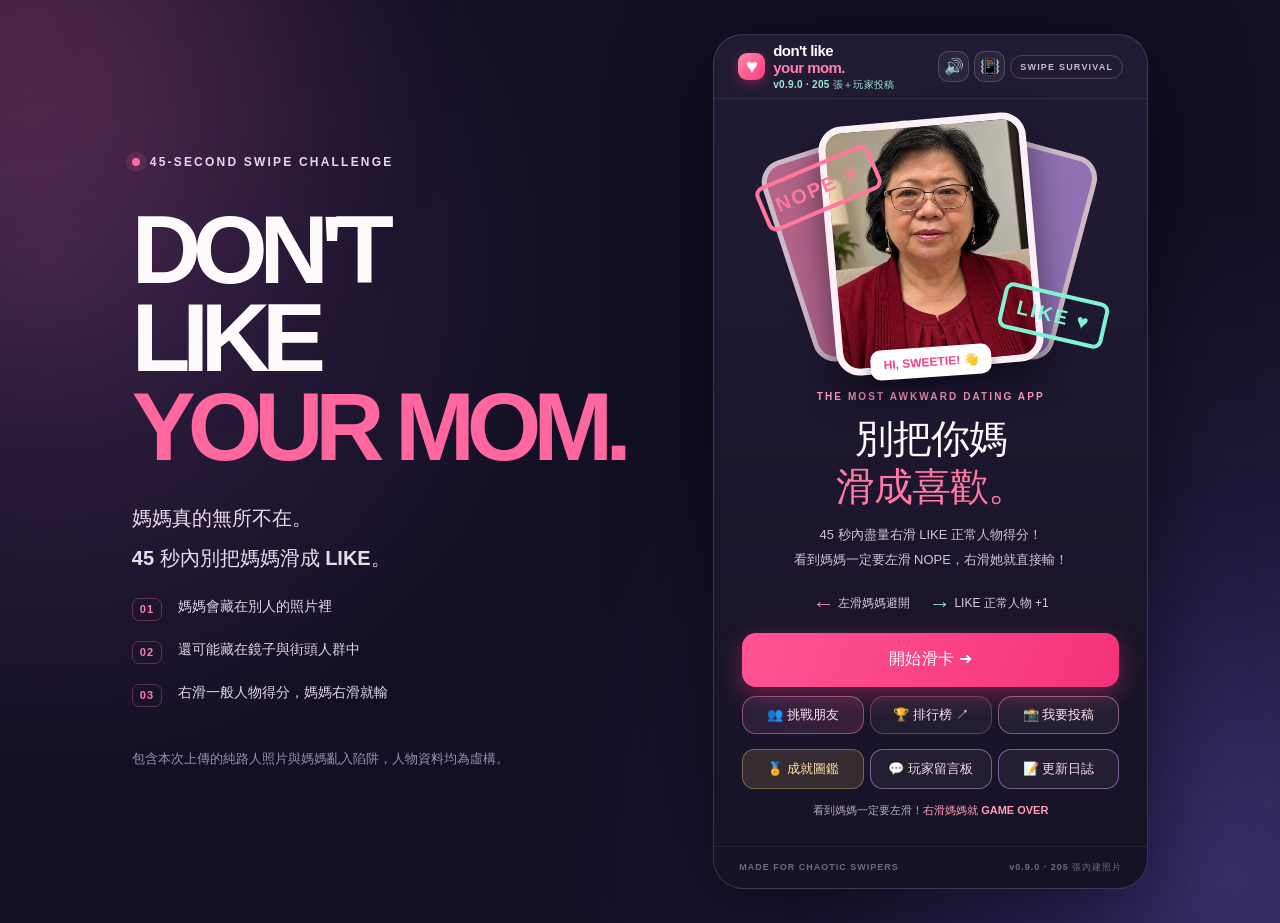
<file: index.html>
<!doctype html>
<html lang="zh-Hant">
<head>
  <meta charset="utf-8">
  <meta name="viewport" content="width=device-width, initial-scale=1, maximum-scale=1, user-scalable=no, viewport-fit=cover">
  <meta name="theme-color" content="#121024">
  <meta name="description" content="45 秒挑戰：左滑避開媽媽，右滑 LIKE 一般交友對象！">
  <meta name="apple-mobile-web-app-capable" content="yes">
  <meta name="apple-mobile-web-app-status-bar-style" content="black-translucent">
  <meta name="format-detection" content="telephone=no">
  <script>
    (function(){
      const root = document.documentElement;
      const ios = /iPhone|iPad|iPod/i.test(navigator.userAgent) ||
        (navigator.platform === 'MacIntel' && navigator.maxTouchPoints > 1);
      const installed = Boolean(navigator.standalone ||
        (window.matchMedia && window.matchMedia('(display-mode: standalone)').matches));
      if (ios && installed) root.classList.add('pwa-standalone');
      // Safari's 100dvh can exclude the entire home-indicator region and a
      // second bottom band in standalone mode. screen.height is the panel's
      // full height in CSS px (402×874 on the reference iPhone 18 Pro).
      function sizeApp(){
        if (window.innerWidth > 840) return;
        const visible = Math.round(window.visualViewport?.height || window.innerHeight);
        const layout = Math.round(window.innerHeight);
        const display = Math.round(window.screen?.height || layout);
        const keyboard = root.classList.contains('keyboard-open');
        // A 1206×2622 capture corresponds to 402×874 CSS px. Some WebKit
        // builds report a shorter value for BOTH vh and screen.height in PWAs.
        const iphoneProReference = ios && installed &&
          window.innerWidth >= 400 && window.innerWidth <= 404 &&
          window.innerHeight > 600 && window.innerWidth < window.innerHeight ? 874 : 0;
        const full = ios && installed && !keyboard ?
          Math.max(visible, layout, display, iphoneProReference) :
          (keyboard ? visible : Math.max(visible,layout));
        root.style.setProperty('--dlym-display-height', full+'px');
      }
      sizeApp();
      window.addEventListener('resize',sizeApp,{passive:true});
      window.addEventListener('orientationchange',sizeApp,{passive:true});
      window.visualViewport?.addEventListener('resize',sizeApp,{passive:true});
      window.addEventListener('focusin',()=>requestAnimationFrame(sizeApp));
      window.addEventListener('focusout',()=>requestAnimationFrame(sizeApp));
      document.addEventListener('visibilitychange',()=>{if(!document.hidden)sizeApp()});
    })();
  </script>
  <meta property="og:title" content="DON'T LIKE YOUR MOM 💔">
  <meta property="og:description" content="真人照片版：45 秒內 LIKE 最多人，千萬別滑到媽媽！">
  <!-- Social preview: absolute HTTPS image URL for Threads/Facebook/LINE crawlers. -->
  <meta property="og:type" content="website">
  <meta property="og:url" content="https://vmylife.github.io/Don-t-like-your-mom/">
  <meta property="og:image" content="https://vmylife.github.io/Don-t-like-your-mom/assets/og-share-preview.jpg">
  <meta property="og:image:secure_url" content="https://vmylife.github.io/Don-t-like-your-mom/assets/og-share-preview.jpg">
  <meta property="og:image:type" content="image/jpeg">
  <meta property="og:image:alt" content="DON'T LIKE YOUR MOM 遊戲分享圖片">
  <meta name="twitter:card" content="summary_large_image">
  <meta name="twitter:title" content="DON'T LIKE YOUR MOM 💔">
  <meta name="twitter:description" content="45 秒內 LIKE 最多人，千萬別滑到媽媽！">
  <meta name="twitter:image" content="https://vmylife.github.io/Don-t-like-your-mom/assets/og-share-preview.jpg">
  <link rel="canonical" href="https://vmylife.github.io/Don-t-like-your-mom/">
  <link rel="manifest" href="./manifest.webmanifest?v=mom-icon-v1">
  <link rel="icon" type="image/png" sizes="192x192" href="./assets/icon-192-mom-v1.png">
  <link rel="apple-touch-icon" sizes="180x180" href="./assets/apple-touch-icon-mom-v1.png">
  <link rel="stylesheet" href="./style.css?v=0.9.0">
  <title>DON'T LIKE YOUR MOM — 45 秒滑卡生存挑戰</title>
</head>
<body>
  <div class="ambient ambient-a" aria-hidden="true"></div>
  <div class="ambient ambient-b" aria-hidden="true"></div>
  <div class="desktop-layout">
    <aside class="desktop-intro">
      <div class="desktop-kicker"><span class="live-dot"></span> 45-SECOND SWIPE CHALLENGE</div>
      <h1>DON'T<br>LIKE<br><span>YOUR MOM.</span></h1>
      <p>媽媽真的無所不在。<br>45 秒內別把媽媽滑成 LIKE。</p>
      <div class="desktop-detail"><span>01</span> 媽媽會藏在別人的照片裡</div>
      <div class="desktop-detail"><span>02</span> 還可能藏在鏡子與街頭人群中</div>
      <div class="desktop-detail"><span>03</span> 右滑一般人物得分，媽媽右滑就輸</div>
      <small>包含本次上傳的純路人照片與媽媽亂入陷阱，人物資料均為虛構。</small>
    </aside>

    <main class="app" aria-label="Don't Like Your Mom 遊戲">
      <header class="app-header">
        <div class="app-brand"><span class="brand-heart">♥</span><span class="brand-label">don't like <strong>your mom.</strong><small id="gameVersionBadge" class="game-version-badge" aria-label="實際載入的遊戲版本">版本確認中…</small></span></div>
        <div class="header-controls">
          <button id="soundToggle" class="icon-toggle" type="button" aria-label="音效開關" aria-pressed="true">🔊</button>
          <button id="vibrationToggle" class="icon-toggle" type="button" aria-label="震動開關" aria-pressed="true">📳</button>
          <span class="header-pill">SWIPE SURVIVAL</span>
        </div>
      </header>

      <section id="welcomeScreen" class="screen screen-welcome" aria-labelledby="welcomeTitle">
        <div class="welcome-art" aria-hidden="true">
          <div class="welcome-decoration deco-one"></div>
          <div class="welcome-decoration deco-two"></div>
          <div class="welcome-portrait"><img src="./assets/profiles/mom_01.webp" alt=""></div>
          <span class="welcome-sticker sticker-no">NOPE ✕</span>
          <span class="welcome-sticker sticker-love">LIKE ♥</span>
          <div class="welcome-bubble">HI, SWEETIE! 👋</div>
        </div>
        <div class="welcome-copy">
          <div class="eyebrow">THE MOST AWKWARD DATING APP</div>
          <h2 id="welcomeTitle">別把你媽<br><em>滑成喜歡。</em></h2>
          <p>45 秒內盡量右滑 LIKE 正常人物得分！<br>看到媽媽一定要左滑 NOPE，右滑她就直接輸！</p>
        </div>
        <div class="rules-line"><span><b>←</b> 左滑媽媽避開</span><span><b>→</b> LIKE 正常人物 +1</span></div>
        <button id="startButton" class="primary-button" type="button">開始滑卡 <span aria-hidden="true">➜</span></button>
        <div class="welcome-extra-actions">
          <button id="friendChallengeButton" class="friend-challenge-button" type="button">👥 挑戰朋友</button>
          <button id="openLeaderboardWelcome" class="leaderboard-link" type="button">🏆 排行榜 ↗</button>
          <button id="openSubmitPhotos" class="community-submit-button" type="button">📸 我要投稿</button>
          <button id="openAchievementsWelcome" class="achievement-link" type="button">🏅 成就圖鑑</button>
          <a class="board-home-link" href="./board.html">💬 玩家留言板</a>
          <button id="openChangelog" class="welcome-changelog-button" type="button" aria-haspopup="dialog" aria-controls="changelogDialog">📝 更新日誌</button>
        </div>
        <div id="challengeInviteInfo" class="challenge-invite-info hidden" aria-live="polite"></div><div class="welcome-bottom">看到媽媽一定要左滑！<strong>右滑媽媽就 GAME OVER</strong></div>

      </section>

      <section id="duelLobbyScreen" class="screen screen-duel-lobby hidden" aria-label="雙人同步挑戰等候室">
        <div class="duel-hero">👥</div>
        <div class="eyebrow">LIVE FRIEND DUEL · 45 SECONDS</div>
        <h2 id="duelLobbyTitle">雙人同步挑戰</h2>
        <p class="duel-explainer">先分享邀請 → 兩人準備 → 同時倒數開局<br>照片順序完全相同，誰 LIKE 更多誰贏！</p>
        <label class="duel-name-label" for="duelPlayerName">你的暱稱</label>
        <input id="duelPlayerName" class="duel-name" type="text" maxlength="16" inputmode="text" placeholder="例如：不要滑到我媽" autocomplete="nickname" />
        <div class="duel-players" aria-live="polite"><div>👤 <span id="duelHostName">房主：等待建立…</span></div><div>👤 <span id="duelGuestName">好友：尚未加入</span></div></div>
        <div id="duelLobbyStatus" class="duel-status" role="status">準備建立房間…</div>
        <button id="duelCreateJoin" class="primary-button" type="button">建立房間</button>
        <button id="duelShareInvite" class="secondary-button hidden" type="button">🔗 分享邀請連結</button>
        <button id="duelReadyButton" class="primary-button hidden" type="button">✓ 我準備好了</button>
        <button id="duelLeaveButton" class="secondary-button" type="button">← 返回首頁</button>
      </section>

      <section id="gameScreen" class="screen screen-game hidden" aria-label="遊戲進行中">
        <div class="hud-top">
          <div class="hud-timer"><span class="tiny-label">TIME LEFT</span><div class="timer-value"><span id="timerValue">45.0</span><small>S</small></div></div>
          <div class="hud-score"><span class="tiny-label">LIKES</span><div class="score-value"><span id="scoreValue">0</span><span class="heart-small">♥</span></div></div>
          <div class="hud-best"><span class="tiny-label">BEST</span><div id="bestValue" class="best-value">0</div></div>
        </div>
        <div class="timer-track"><div id="timerFill" class="timer-fill"></div></div>
        <div class="stage-line"><div><span id="stagePill" class="stage-pill">LEVEL 1</span><strong id="stageName">一眼認出媽媽</strong></div><span id="comboChip" class="combo-chip" aria-live="polite"></span></div>
        <div id="cardArea" class="card-area" aria-label="交友卡片">
          <div class="stack-card stack-back" aria-hidden="true"></div>
          <div class="stack-card stack-mid" aria-hidden="true"></div>
          <article id="swipeCard" class="swipe-card" aria-label="當前交友卡片">
            <div class="profile-photo">
              <img id="profileImage" src="./assets/profiles/mom_01.webp" alt="交友照片">
              <span id="likeStamp" class="swipe-stamp like-stamp" aria-hidden="true">LIKE ♥</span>
              <span id="nopeStamp" class="swipe-stamp nope-stamp" aria-hidden="true">NOPE ✕</span>
              <div class="photo-gradient" aria-hidden="true"></div>
              <div class="profile-photo-label">✦ DISCOVER</div>
            </div>
            <div class="profile-details">
              <div class="identity-line"><h3 id="profileName">Jessie <span>26</span></h3><span class="verified" title="虛構個人資料">✦</span></div>
              <p id="profileBio">喜歡散步、咖啡與周末旅行。</p>
              <div class="distance-row">⌖ <span id="profileCity">台北</span> <span class="dot-separator">·</span> 正在尋找緣分</div>
            </div>
          </article>
        </div>
        <div class="actions">
          <button id="nopeButton" class="swipe-action nope-action" type="button" aria-label="左滑，不喜歡"><span>✕</span><small>NOPE</small></button>
          <div class="action-instruction">左右滑動卡片<br>或點擊按鈕</div>
          <button id="likeButton" class="swipe-action like-action" type="button" aria-label="右滑，喜歡"><span>♥</span><small>LIKE</small></button>
        </div>
        <p class="game-footnote">注意：照片任何角落有媽媽都不能 LIKE！</p>
      </section>

      <section id="resultScreen" class="screen screen-result hidden" aria-labelledby="resultTitle">
        <div id="resultEmoji" class="result-emoji" aria-hidden="true">💔</div>
        <div id="resultEyebrow" class="result-eyebrow">MOM ALERT</div>
        <h2 id="resultTitle" class="result-title">YOU LIKED<br>YOUR MOM.</h2>
        <p id="resultSubtitle" class="result-subtitle">BRO. THAT'S YOUR MOM.</p>
        <p id="momRoast" class="mom-roast hidden" aria-live="polite"></p>
        <div id="evidencePanel" class="evidence-panel hidden">
          <div class="evidence-heading">你剛剛右滑了這張…</div>
          <div class="evidence-photo"><img id="evidenceImage" src="./assets/profiles/mom_01.webp" alt="剛剛出錯的交友卡片"><div id="evidenceSpot" class="evidence-spot hidden" aria-hidden="true"></div></div>
          <div id="evidenceIdentity" class="evidence-identity"></div>
          <p id="evidenceReason" class="evidence-reason"></p>
        </div>
        <div class="result-stats">
          <div><small>LIKES</small><strong id="finalScore">0</strong></div>
          <div><small>TIME SURVIVED</small><strong id="finalTime">0.0s</strong></div>
          <div><small>HIDDEN MOMS</small><strong id="finalAvoided">0</strong></div>
        </div>
        <button id="achievementRoundNotice" class="achievement-award hidden" type="button" aria-live="polite"></button>
        <div id="recordMessage" class="record-message hidden">★ NEW PERSONAL BEST ★</div>
        <section id="scoreSubmitArea" class="score-submit hidden" aria-label="送出全球排行戰績">
          <label for="leaderboardNickname">🏆 全球排行榜暱稱</label>
          <div class="submit-row">
            <input id="leaderboardNickname" type="text" maxlength="16" placeholder="輸入 2～16 字暱稱" autocomplete="nickname" aria-label="排行榜暱稱">
            <button id="submitScoreBtn" type="button">送出</button>
          </div>
          <p id="scoreSubmitStatus" class="score-submit-status" aria-live="polite"></p>
        </section>
        <div class="result-actions">
          <div class="result-action-row">
            <button id="retryButton" class="primary-button" type="button">再來一局 <span aria-hidden="true">↻</span></button>
            <button id="homeButton" class="secondary-button home-button" type="button">⌂ 回首頁</button>
          </div>
          <div class="result-action-row result-action-secondary">
            <button id="shareButton" class="secondary-button" type="button">分享戰績 ↗</button>
            <button id="openLeaderboardResult" class="leaderboard-link" type="button">🏆 全球排行榜 ↗</button>
          </div>
        </div>
        <p id="resultNotice" class="result-notice">只有 45 秒，看看下一局能 LIKE 幾個人。</p>
        <div id="duelResultStatus" class="duel-result-status hidden" aria-live="polite"></div>
        <button id="duelResultRefresh" class="duel-refresh hidden" type="button">↻ 同步對手結果</button>
      </section>
      <section id="achievementsScreen" class="screen screen-achievements hidden" aria-label="認媽成就圖鑑">
        <div class="ach-kicker">🏅 DON'T LIKE YOUR MOM</div>
        <h2>認媽成就圖鑑</h2>
        <p class="ach-intro">滑得快還不夠，認得出媽媽才是真本事！</p>
        <div class="ach-progress-head"><strong id="achievementCount">0 / 49</strong><span>成就完成度</span></div>
        <div class="ach-progress-track"><span id="achievementProgress"></span></div>
        <p id="achievementNext" class="ach-next"></p>
        <div id="achievementFilters" class="ach-filters" role="group" aria-label="成就類別"></div>
        <div id="achievementList" class="ach-list" aria-label="成就獎章"></div>
        <p class="ach-local-note">🔒 不需要 Email。進度只存在這個瀏覽器；換手機或清除網站資料可能遺失。舊版歷史累積次數無法補算，但保留原本的個人最高 LIKE。</p>
        <button id="closeAchievements" class="secondary-button ach-back" type="button">← 返回遊戲</button>
      </section>
      <section id="leaderboardScreen" class="screen screen-leaderboard hidden" aria-label="全球排行榜">
        <div class="board-kicker">🏆 DON'T LIKE YOUR MOM</div>
        <h2>全球排行榜</h2>
        <p class="board-intro">活過完整 45 秒才能上榜。右滑媽媽直接失敗！</p>
        <div class="board-tabs" role="group" aria-label="排行榜期間">
          <button id="boardTodayBtn" type="button" aria-pressed="true">📅 每日</button>
          <button id="boardAllBtn" type="button" aria-pressed="false">🌍 歷史排行</button>
          <button id="boardChampionsBtn" type="button" aria-pressed="false">🏅 歷日冠</button>
          <button id="refreshLeaderboard" class="board-refresh" type="button" aria-label="重新整理排行榜">↻</button>
        </div>
        <p id="leaderboardStatus" class="board-status" aria-live="polite">載入中…</p>
        <div id="boardProvisional" class="board-provisional hidden" aria-live="polite"></div>
        <ol id="leaderboardRows" class="board-list" aria-label="排行榜成績"></ol>
        <button id="boardLoadMore" class="board-load-more hidden" type="button">載入更早的日冠 ↓</button>
        <p id="boardFootnote" class="board-footnote">前 100 名單局成績 · 今日榜以台灣時間計算<br>未設定雲端前不會顯示假排行榜</p>
        <button id="closeLeaderboard" class="secondary-button board-back" type="button">← 返回遊戲</button>
      </section>
      <footer class="app-footer"><span>MADE FOR CHAOTIC SWIPERS</span><span>v0.9.0 · 205 張內建照片</span></footer>
    </main>
  </div>

  <!-- Independent modal: the game remains on the welcome screen when viewing patch notes. -->
  <dialog id="changelogDialog" class="changelog-dialog" aria-labelledby="changelogTitle" aria-describedby="changelogDescription">
    <div class="changelog-modal-head">
      <div>
        <div class="changelog-eyebrow">DON'T LIKE YOUR MOM · PATCH NOTES</div>
        <h2 id="changelogTitle">📋 更新日誌</h2>
        <p id="changelogDescription">版本更新內容 · 日期以台灣時間顯示</p>
      </div>
      <button id="closeChangelog" type="button" class="changelog-close" aria-label="關閉更新日誌">✕</button>
    </div>
    <div id="changelogEntries" class="changelog-entries" aria-live="off"></div>
    <div class="changelog-modal-foot">更多新版本會陸續記錄在這裡。</div>
  </dialog>

  <script src="./leaderboard-config.js?v=0.5.0"></script>
  <script src="./feedback.js?v=0.5.0"></script>
  <script src="./leaderboard.js?v=0.7.4"></script>
  <script src="./art-data.js?v=0.8.7"></script>
  <script src="./deck-engine.js?v=0.5.7"></script>
  <script src="./community-api.js?v=0.7.2"></script>
  <script src="./community-feed.js?v=0.7.2"></script>
  <script src="./photo-preload.js?v=0.7.3"></script>
  <script src="./live-duel.js?v=0.6.1"></script>
  <script src="./achievements.js?v=0.8.0"></script>
  <script src="./game-metrics.js?v=0.8.4"></script>
  <script src="./script.js?v=0.9.0"></script>
  <script src="./changelog.js?v=0.9.0"></script>
</body>
</html>
</file>
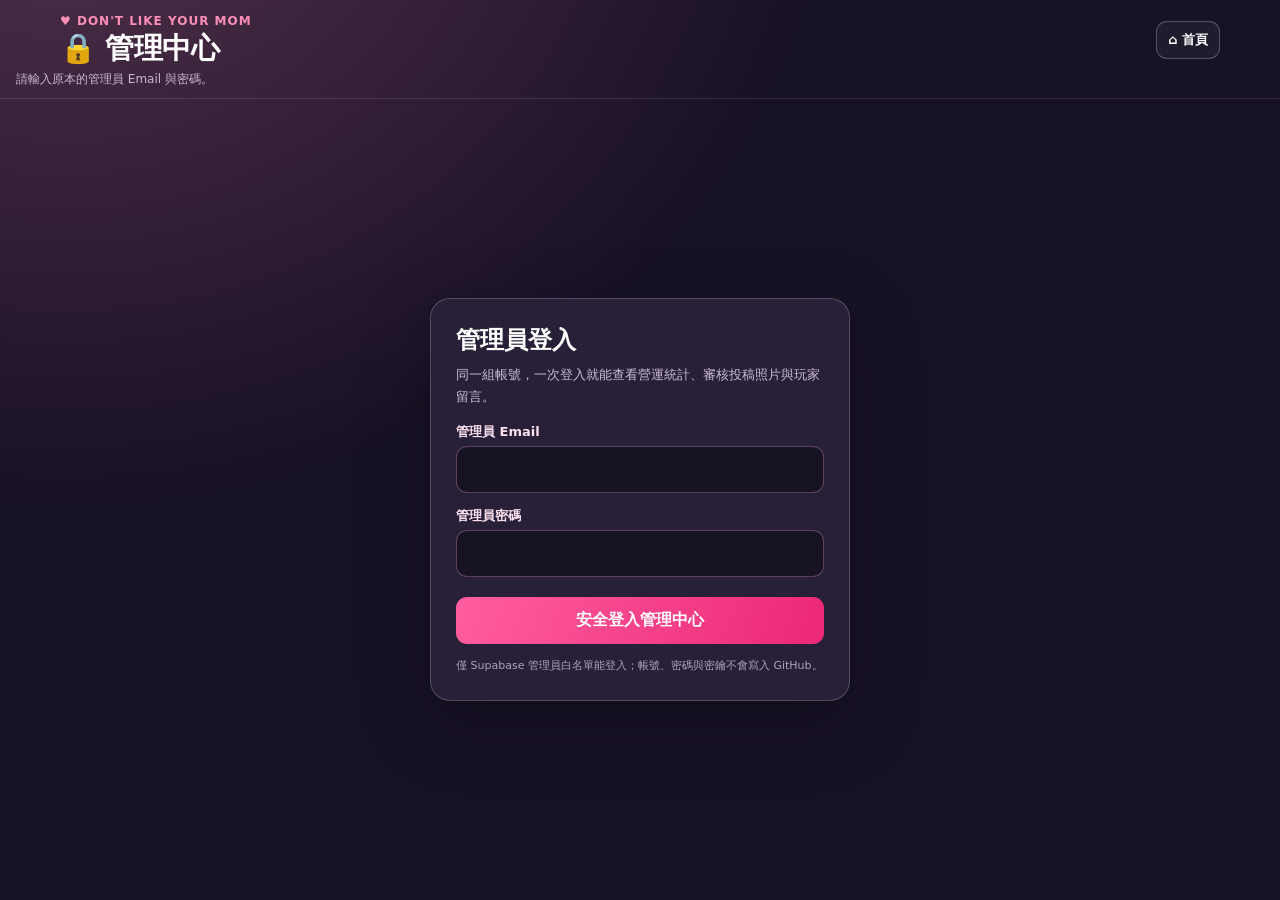
<file: admin.html>
<!doctype html>
<html lang="zh-Hant">
<head>
<meta charset="utf-8">
<meta name="viewport" content="width=device-width,initial-scale=1,viewport-fit=cover">
<meta name="theme-color" content="#171125">
<meta name="robots" content="noindex,nofollow,noarchive">
<title>管理中心｜DON'T LIKE YOUR MOM</title>
<style>
:root{color-scheme:dark;font-family:-apple-system,BlinkMacSystemFont,"Noto Sans TC",system-ui,sans-serif;background:#171125;color:#fff;--pink:#fb579a;--muted:#cbbbd6}
*{box-sizing:border-box}
html,body{width:100%;height:100%;margin:0;overscroll-behavior:none}
body{background:radial-gradient(ellipse at 5% -20%,#57324e 0%,transparent 45%),#171125}
button,input{font:inherit}
button{cursor:pointer}
button:disabled{opacity:.55;cursor:wait}
[hidden]{display:none!important}
.hub{height:100dvh;min-height:0;display:flex;flex-direction:column;padding-top:env(safe-area-inset-top);padding-bottom:env(safe-area-inset-bottom)}
.header{padding:14px max(16px,env(safe-area-inset-right)) 10px max(16px,env(safe-area-inset-left));border-bottom:1px solid #ffffff1b;flex:0 0 auto}
.header-row{display:flex;align-items:center;justify-content:space-between;gap:10px;max-width:1160px;margin:auto}
.brand{font-size:12px;font-weight:900;letter-spacing:1px;color:#fb8eb6;margin-bottom:3px}
.brand-title{font-size:clamp(20px,4.5vw,29px);line-height:1.2;font-weight:900;letter-spacing:-.5px;margin:0}
.header-actions{display:flex;align-items:center;gap:8px}
.home-link,.logout,.refresh{display:inline-flex;align-items:center;justify-content:center;gap:4px;white-space:nowrap;text-decoration:none;border:1px solid #ffffff3e;color:#fff;background:#ffffff0b;border-radius:11px;font-size:13px;font-weight:800;min-height:38px;padding:8px 11px}
.logout{border-color:#ff8fb077}
.status{color:#c9b9d2;font-size:12px;line-height:1.45;min-height:1.2em;margin:5px 0 0}
.status.error{color:#ff9fae}.status.success{color:#a6f2d4}
.login-wrap{flex:1;min-height:0;overflow:auto;display:grid;place-items:center;padding:24px 16px}
.login-card{width:min(100%,420px);background:#282039;border:1px solid #ffffff32;border-radius:20px;padding:25px;box-shadow:0 22px 70px #0004}
.login-card h2{margin:0 0 8px;font-size:24px}.login-card p{font-size:13px;line-height:1.65;color:#cbbbd6;margin:0 0 16px}
.field{display:block;margin:14px 0 5px;color:#fce1ee;font-size:13px;font-weight:800}
.login-card input{width:100%;padding:13px 12px;background:#181323;color:#fff;border:1px solid #a273957e;border-radius:11px;font-size:16px;outline:none}
.login-card input:focus{border-color:#ff8fb5;box-shadow:0 0 0 3px #f94f9728}
.login-button{width:100%;border:0;border-radius:11px;background:linear-gradient(110deg,#ff5e9e,#ec2777);color:#fff;font-weight:900;min-height:47px;margin-top:20px}
.note{font-size:11px!important;margin:13px 0 0!important;color:#afa0bb!important}
.tabs{display:flex;gap:8px;padding:10px 16px;max-width:1160px;width:100%;margin:auto;flex:0 0 auto}
.tab{min-width:0;flex:1;display:flex;align-items:center;justify-content:center;gap:5px;padding:12px 7px;min-height:45px;border-radius:12px;border:1px solid #ffffff2b;background:#ffffff0a;color:#d7c5df;font-size:14px;font-weight:850}
.tab[aria-selected=true]{border-color:#ff89b6;background:#8e355f7d;color:#fff;box-shadow:inset 0 0 0 1px #ff80b624}
.workspace{flex:1;min-height:0;display:flex;flex-direction:column}
.frame-area{flex:1;min-height:0;position:relative;border-top:1px solid #ffffff14;background:#191326}
.frame{display:block;position:absolute;inset:0;width:100%;height:100%;border:0;background:transparent}
.loading{position:absolute;inset:0;display:grid;place-items:center;color:#cbbbd6;font-size:14px;pointer-events:none}
@media(max-width:480px){.header{padding-top:10px;padding-bottom:8px}.brand-title{font-size:21px}.home-link,.logout,.refresh{padding:8px;font-size:12px}.tabs{gap:6px;padding:8px 9px}.tab{font-size:12px;padding:10px 3px;min-height:43px}.login-card{padding:19px}}
</style>
</head>
<body>
<div class="hub">
<header class="header"><div class="header-row">
  <div><div class="brand">♥ DON'T LIKE YOUR MOM</div><h1 class="brand-title">🔒 管理中心</h1></div>
  <div class="header-actions"><a class="home-link" href="./" title="回遊戲首頁">⌂ 首頁</a><button id="hubRefresh" type="button" class="refresh" hidden>↻ 更新</button><button id="hubLogout" type="button" class="logout" hidden>登出</button></div>
</div><p id="hubStatus" class="status" role="status" aria-live="polite">正在檢查登入狀態…</p></header>
<div id="hubLoginWrap" class="login-wrap" hidden>
  <form id="hubLogin" class="login-card">
    <h2>管理員登入</h2><p>同一組帳號，一次登入就能查看營運統計、審核投稿照片與玩家留言。</p>
    <label class="field" for="hubEmail">管理員 Email</label><input id="hubEmail" type="email" autocomplete="username" required>
    <label class="field" for="hubPassword">管理員密碼</label><input id="hubPassword" type="password" autocomplete="current-password" required>
    <button id="hubLoginButton" class="login-button" type="submit">安全登入管理中心</button>
    <p class="note">僅 Supabase 管理員白名單能登入；帳號、密碼與密鑰不會寫入 GitHub。</p>
  </form>
</div>
<div id="hubWorkspace" class="workspace" hidden>
  <div class="tabs" role="tablist" aria-label="管理功能">
    <button class="tab" type="button" data-tab="analytics" role="tab" aria-selected="true" aria-controls="panelAnalytics">📊 營運統計</button>
    <button class="tab" type="button" data-tab="photos" role="tab" aria-selected="false" aria-controls="panelPhotos">📸 照片審核</button>
    <button class="tab" type="button" data-tab="messages" role="tab" aria-selected="false" aria-controls="panelMessages">💬 留言審核</button>
  </div>
  <div class="frame-area">
    <section id="panelAnalytics" role="tabpanel" aria-label="營運統計" class="frame-panel" data-panel="analytics"><div class="loading">正在載入營運統計…</div></section>
    <section id="panelPhotos" role="tabpanel" aria-label="照片審核" class="frame-panel" data-panel="photos" hidden><div class="loading">正在載入照片審核…</div></section>
    <section id="panelMessages" role="tabpanel" aria-label="留言審核" class="frame-panel" data-panel="messages" hidden><div class="loading">正在載入留言審核…</div></section>
  </div>
</div>
</div>
<script src="./leaderboard-config.js?v=0.5.0"></script>
<script src="./community-api.js?v=0.7.3"></script>
<script>
(()=>{
'use strict';
const API=window.DLYMCommunityAPI, $=id=>document.getElementById(id);
const paths={analytics:'./analytics.html?v=0.9.0',photos:'./photo-admin.html?v=0.9.0',messages:'./board-admin.html?v=0.9.0'};
const titles={analytics:'遊戲營運統計',photos:'投稿照片審核',messages:'玩家留言審核'};
const frames=new Map();let active='analytics', logged=false,busy=false;
const tabs=[...document.querySelectorAll('[data-tab]')];
function message(value,type=''){const target=$('hubStatus');target.textContent=value;target.className='status '+type;}
function show(isLogged){logged=isLogged;$('hubLoginWrap').hidden=isLogged;$('hubWorkspace').hidden=!isLogged;$('hubLogout').hidden=!isLogged;$('hubRefresh').hidden=!isLogged;}
function selectedHash(){const name=location.hash.slice(1);return Object.hasOwn(paths,name)?name:'analytics';}
const frameCss=`html,body{background:#191326!important;min-height:0!important} .community-shell{max-width:1100px!important;padding:10px 13px 48px!important} .community-shell>.mini-brand,.community-shell>h1,.community-shell>.lead,.community-shell>.tiny-note,.community-shell>.back-link,.analytics-nav,.board-topbar,#communityAdminLogin,#analyticsLogin,#boardAdminLogin,#adminLogout,#analyticsLogout,#boardAdminLogout,.admin-actions>a{display:none!important} .community-shell h2{margin-top:13px} .admin-actions{flex-wrap:wrap} @media(max-width:430px){.community-shell{padding:7px 10px 40px!important}}`;
function customize(frame){
 try{
  const doc=frame.contentDocument;
  if(!doc||doc.getElementById('dlym-hub-style'))return;
  const style=doc.createElement('style');style.id='dlym-hub-style';style.textContent=frameCss;doc.head.appendChild(style);
 }catch(err){message('已載入後台，但無法精簡內頁樣式：'+String(err.message||err));}
}
function createFrame(name){
 if(frames.has(name))return frames.get(name);
 const panel=document.querySelector(`[data-panel="${name}"]`);
 const frame=document.createElement('iframe');frame.className='frame';frame.title=titles[name];frame.referrerPolicy='same-origin';frame.setAttribute('aria-label',titles[name]);
 frame.addEventListener('load',()=>{customize(frame);const loading=panel.querySelector('.loading');if(loading)loading.hidden=true;});
 panel.appendChild(frame);frames.set(name,frame);frame.src=paths[name];return frame;
}
async function verified(){await API.authFor('admin');if(await API.rpc('dlym_is_photo_admin',{},'admin')!==true)throw new Error('沒有管理員權限');}
async function openTab(name,updateHash=true){
 if(!logged)return;
 if(!Object.hasOwn(paths,name))name='analytics';
 try{await verified();}catch(err){API.logoutAdmin();for(const f of frames.values()){f.src='about:blank';f.remove();}frames.clear();show(false);message('登入已過期，請重新登入。','error');return;}
 active=name;
 tabs.forEach(t=>{const isCurrent=t.dataset.tab===name;t.setAttribute('aria-selected',String(isCurrent));t.tabIndex=isCurrent?0:-1;});
 document.querySelectorAll('[data-panel]').forEach(p=>p.hidden=p.dataset.panel!==name);
 createFrame(name);
 if(updateHash&&location.hash!=='#'+name)history.replaceState(null,'','#'+name);
 message('管理員已登入 · '+titles[name],'success');
}
$('hubLogin').addEventListener('submit',async event=>{
 event.preventDefault();if(busy)return;busy=true;
 const btn=$('hubLoginButton');btn.disabled=true;
 try{message('正在驗證管理員…');await API.adminLogin($('hubEmail').value.trim(),$('hubPassword').value);$('hubPassword').value='';show(true);await openTab(selectedHash());}
 catch(err){show(false);message('登入失敗：'+String(err.message||err),'error');}
 finally{busy=false;btn.disabled=false;}
});
$('hubLogout').addEventListener('click',()=>{API.logoutAdmin();frames.forEach(f=>{f.src='about:blank';f.remove();});frames.clear();document.querySelectorAll('.loading').forEach(el=>el.hidden=false);show(false);$('hubPassword').value='';message('已安全登出。');});
$('hubRefresh').addEventListener('click',async()=>{if(!logged)return;try{await verified();const f=frames.get(active);if(f){const p=document.querySelector(`[data-panel="${active}"]`);p.querySelector('.loading').hidden=false;f.contentWindow.location.reload();}message('正在更新'+titles[active]+'…');}catch{API.logoutAdmin();show(false);message('登入已過期，請重新登入。','error');}});
tabs.forEach(tab=>tab.addEventListener('click',()=>openTab(tab.dataset.tab)));
window.addEventListener('hashchange',()=>{if(logged)openTab(selectedHash(),false);});
(async()=>{
 if(!API?.configured){show(false);message('Supabase 尚未設定，請檢查 leaderboard-config.js。','error');return;}
 try{await verified();show(true);await openTab(selectedHash(),false);}catch{show(false);message('請輸入原本的管理員 Email 與密碼。');}
})();
})();
</script>
</body>
</html>
</file>
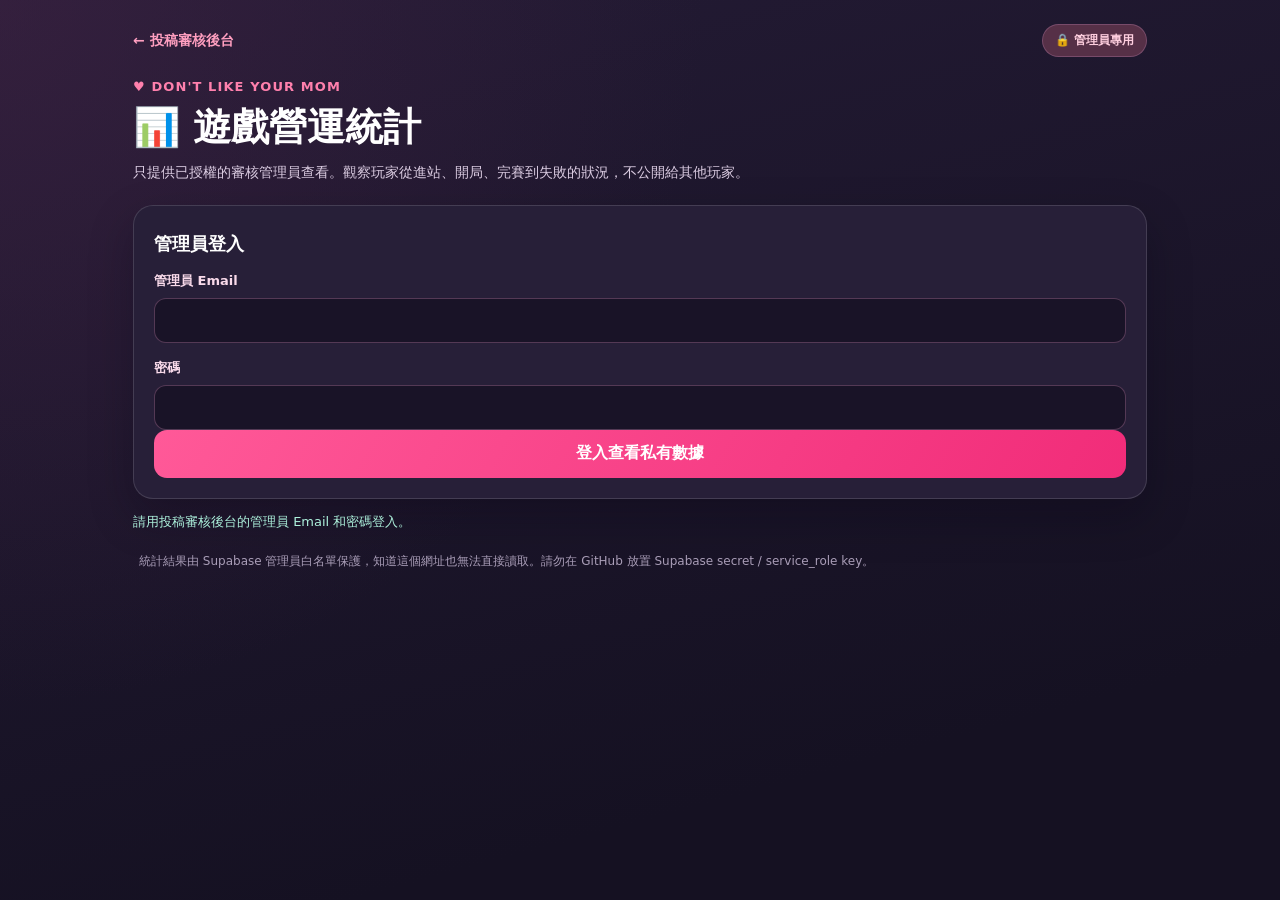
<file: analytics.html>
<!doctype html>
<html lang="zh-Hant">
<head>
  <meta charset="utf-8">
  <meta name="viewport" content="width=device-width, initial-scale=1, viewport-fit=cover">
  <meta name="robots" content="noindex,nofollow,noarchive">
  <meta name="theme-color" content="#171125">
  <title>私人營運統計｜DON'T LIKE YOUR MOM</title>
  <link rel="stylesheet" href="./community.css?v=0.7.4">
  <link rel="stylesheet" href="./analytics.css?v=0.8.4">
</head>
<body class="community-page">
<main class="community-shell analytics-shell">
  <nav class="analytics-nav"><a class="back-link" href="./admin.html">← 投稿審核後台</a><span class="private-pill">🔒 管理員專用</span></nav>
  <div class="mini-brand">♥ DON'T LIKE YOUR MOM</div>
  <h1>📊 遊戲營運統計</h1>
  <p class="lead">只提供已授權的審核管理員查看。觀察玩家從進站、開局、完賽到失敗的狀況，不公開給其他玩家。</p>

  <form id="analyticsLogin" class="community-panel" autocomplete="on">
    <h2>管理員登入</h2>
    <label class="field-label" for="analyticsEmail">管理員 Email</label>
    <input type="email" id="analyticsEmail" required autocomplete="username">
    <label class="field-label" for="analyticsPassword">密碼</label>
    <input type="password" id="analyticsPassword" required autocomplete="current-password">
    <button type="submit" id="analyticsLoginBtn" class="pink-button">登入查看私有數據</button>
  </form>

  <div id="analyticsWorkspace" hidden>
    <div class="analytics-controls">
      <div class="range-options" role="group" aria-label="統計區間">
        <button type="button" data-days="7">7 天</button>
        <button type="button" data-days="14" class="chosen">14 天</button>
        <button type="button" data-days="30">30 天</button>
      </div>
      <button id="analyticsRefresh" class="secondary-button" type="button">↻ 更新</button>
      <button id="analyticsLogout" class="secondary-button" type="button">登出</button>
    </div>
    <p class="analytics-asof" id="analyticsAsOf"></p>
    <div id="analyticsCards" class="analytics-cards" aria-label="營運指標"></div>

    <section class="analytics-panel" aria-labelledby="trendHeading">
      <h2 id="trendHeading">📈 每日玩家動向</h2>
      <p class="chart-note">長條表示開局數，粉紅代表成功完賽，橘色代表誤滑媽媽。圖表與明細以台灣時間計算。</p>
      <div class="analytics-legend"><span><i class="legend-start"></i>開局</span><span><i class="legend-win"></i>完賽</span><span><i class="legend-mom"></i>誤滑媽媽</span></div>
      <div class="trend-scroll"><div id="analyticsTrend" class="trend-chart" role="img" aria-label="每日遊戲開局與結果比較圖"></div></div>
    </section>

    <section class="analytics-panel" aria-labelledby="dailyHeading">
      <h2 id="dailyHeading">📆 每日明細</h2>
      <div class="analytics-table-scroll">
        <table class="analytics-table">
          <thead><tr><th>日期</th><th>進站訪次</th><th>開局</th><th>完賽</th><th>誤滑媽</th><th>完賽率</th><th>成功送榜</th><th>最高 LIKE</th></tr></thead>
          <tbody id="analyticsDailyRows"></tbody>
        </table>
      </div>
    </section>

    <section class="analytics-panel" aria-label="數據說明">
      <h2>ℹ️ 數據說明</h2>
      <p>開局、成功完賽、誤滑媽媽從本次統計功能啟用後才開始記錄；以前的遊玩不能回補。歷史送榜則沿用現有排行榜資料。</p>
      <p>「進站訪次」按瀏覽器分頁工作階段估算，並不是精準的真人數；重開分頁可能重複計算。完賽率＝完賽局數 ÷ 開局數，進行中、斷線或關閉網頁的局可能導致差額。</p>
      <p>不需玩家註冊。統計資料表不存姓名、Email、IP、定位或照片，只存隨機工作階段與遊戲事件。匿名事件仍可能受網路中斷、重複或惡意模擬影響。</p>
    </section>
  </div>
  <p id="analyticsStatus" class="status-box" role="status" aria-live="polite">正在檢查管理員登入狀態…</p>
  <p class="tiny-note">統計結果由 Supabase 管理員白名單保護，知道這個網址也無法直接讀取。請勿在 GitHub 放置 Supabase secret / service_role key。</p>
</main>
<script src="./leaderboard-config.js?v=0.5.0"></script>
<script src="./community-api.js?v=0.7.3"></script>
<script src="./analytics-ui.js?v=0.8.4"></script>
</body>
</html>
</file>
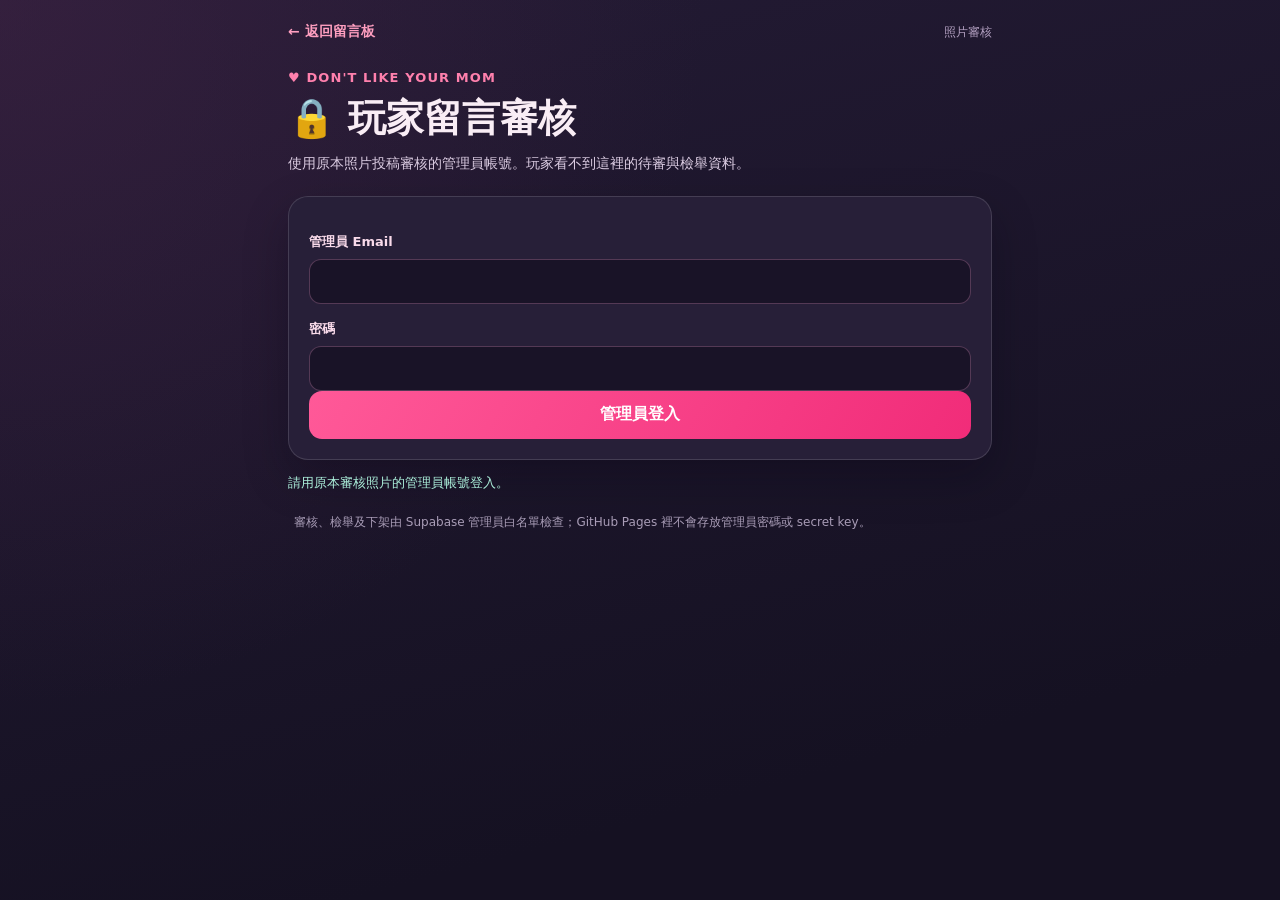
<file: board-admin.html>
<!doctype html>
<html lang="zh-Hant">
<head>
  <meta charset="utf-8">
  <meta name="viewport" content="width=device-width, initial-scale=1, viewport-fit=cover">
  <meta name="theme-color" content="#21172f">
  <meta name="robots" content="noindex,nofollow">
  <title>留言審核後台｜DON'T LIKE YOUR MOM</title>
  <link rel="stylesheet" href="./community.css?v=0.7.4">
  <link rel="stylesheet" href="./board.css?v=0.8.8">
</head>
<body class="community-page message-board-page">
 <main class="community-shell admin-shell board-shell">
  <div class="board-topbar"><a class="back-link" href="./board.html">← 返回留言板</a><a class="board-top-admin" href="./admin.html">照片審核</a></div>
  <div class="mini-brand">♥ DON'T LIKE YOUR MOM</div>
  <h1>🔒 玩家留言審核</h1>
  <p class="lead">使用原本照片投稿審核的管理員帳號。玩家看不到這裡的待審與檢舉資料。</p>
  <form id="boardAdminLogin" class="community-panel">
   <label for="boardAdminEmail" class="field-label">管理員 Email</label>
   <input id="boardAdminEmail" type="email" required autocomplete="username">
   <label for="boardAdminPassword" class="field-label">密碼</label>
   <input id="boardAdminPassword" type="password" required autocomplete="current-password">
   <button id="boardAdminLoginBtn" class="pink-button" type="submit">管理員登入</button>
  </form>
  <section id="boardAdminWorkspace" hidden>
   <div class="admin-actions"><button id="boardAdminRefresh" class="secondary-button" type="button">↻ 更新留言</button><button id="boardAdminLogout" class="secondary-button" type="button">登出</button></div>
   <div class="board-admin-tabs" role="group" aria-label="審核清單">
    <button data-state="pending" class="selected" type="button">⏳ 待審核</button>
    <button data-state="reported" type="button">🚩 檢舉</button>
    <button data-state="approved" type="button">✅ 已公開</button>
    <button data-state="removed" type="button">🗑 已下架</button>
   </div>
   <p id="boardAdminListStatus" class="status-box" aria-live="polite"></p>
   <div id="boardAdminCards" class="board-admin-cards"></div>
  </section>
  <p id="boardAdminStatus" class="status-box" role="status" aria-live="polite"></p>
  <p class="tiny-note">審核、檢舉及下架由 Supabase 管理員白名單檢查；GitHub Pages 裡不會存放管理員密碼或 secret key。</p>
 </main>
 <script src="./leaderboard-config.js?v=0.5.0"></script>
 <script src="./community-api.js?v=0.7.3"></script>
 <script src="./board-admin.js?v=0.8.8"></script>
</body>
</html>
</file>
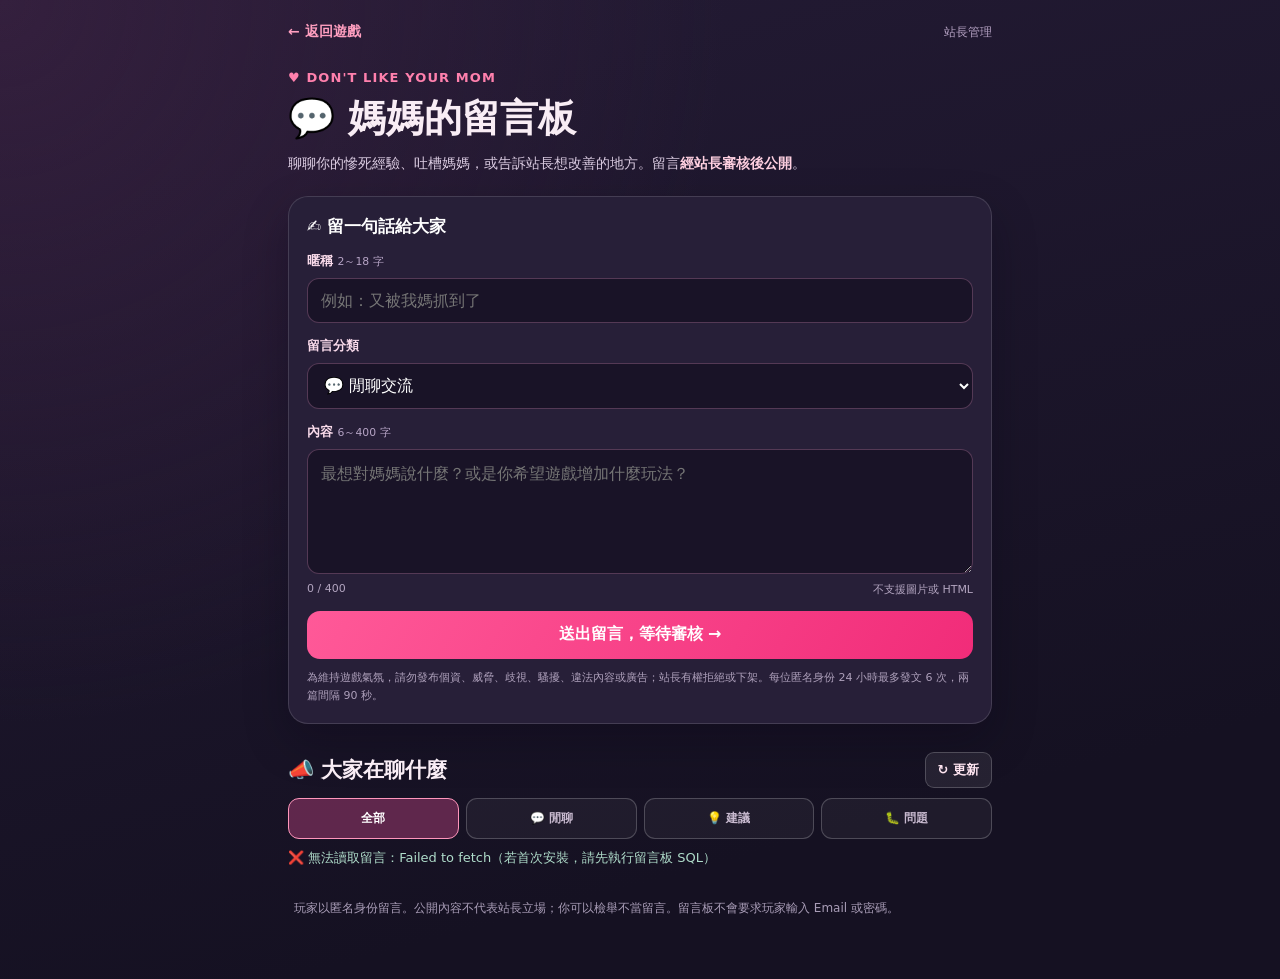
<file: board.html>
<!doctype html>
<html lang="zh-Hant">
<head>
  <meta charset="utf-8">
  <meta name="viewport" content="width=device-width, initial-scale=1, viewport-fit=cover">
  <meta name="theme-color" content="#21172f">
  <title>玩家留言板｜DON'T LIKE YOUR MOM</title>
  <meta name="description" content="DON'T LIKE YOUR MOM 玩家留言板：聊天、分享心得、提出遊戲建議及回報問題。">
  <link rel="stylesheet" href="./community.css?v=0.7.4">
  <link rel="stylesheet" href="./board.css?v=0.8.8">
</head>
<body class="community-page message-board-page">
  <main class="community-shell board-shell">
    <nav class="board-topbar"><a class="back-link" href="./">← 返回遊戲</a><a class="board-top-admin" href="./board-admin.html">站長管理</a></nav>
    <div class="mini-brand">♥ DON'T LIKE YOUR MOM</div>
    <h1>💬 媽媽的留言板</h1>
    <p class="lead">聊聊你的慘死經驗、吐槽媽媽，或告訴站長想改善的地方。留言<strong>經站長審核後公開</strong>。</p>

    <form id="boardForm" class="community-panel board-compose">
      <div class="board-panel-title">✍️ 留一句話給大家</div>
      <label class="field-label" for="boardNickname">暱稱 <small>2～18 字</small></label>
      <input id="boardNickname" type="text" placeholder="例如：又被我媽抓到了" minlength="2" maxlength="18" required autocomplete="nickname" />
      <label class="field-label" for="boardCategory">留言分類</label>
      <select id="boardCategory" required>
        <option value="chat">💬 閒聊交流</option>
        <option value="suggestion">💡 遊戲建議</option>
        <option value="bug">🐛 問題回報</option>
      </select>
      <label class="field-label" for="boardContent">內容 <small>6～400 字</small></label>
      <textarea id="boardContent" rows="4" minlength="6" maxlength="400" required placeholder="最想對媽媽說什麼？或是你希望遊戲增加什麼玩法？"></textarea>
      <div class="board-compose-footer"><span id="boardChars">0 / 400</span><span>不支援圖片或 HTML</span></div>
      <button id="boardSubmit" class="pink-button" type="submit">送出留言，等待審核 →</button>
      <p id="boardPostStatus" class="status-box" role="status" aria-live="polite"></p>
      <p class="board-guideline">為維持遊戲氣氛，請勿發布個資、威脅、歧視、騷擾、違法內容或廣告；站長有權拒絕或下架。每位匿名身份 24 小時最多發文 6 次，兩篇間隔 90 秒。</p>
    </form>

    <section class="board-public" aria-label="已公開的留言">
      <div class="board-section-head"><h2>📣 大家在聊什麼</h2><button type="button" class="board-reload" id="boardReload">↻ 更新</button></div>
      <div class="board-filters" role="group" aria-label="依類別篩選留言">
        <button data-kind="all" type="button" class="selected" aria-pressed="true">全部</button>
        <button data-kind="chat" type="button" aria-pressed="false">💬 閒聊</button>
        <button data-kind="suggestion" type="button" aria-pressed="false">💡 建議</button>
        <button data-kind="bug" type="button" aria-pressed="false">🐛 問題</button>
      </div>
      <p id="boardReadStatus" class="status-box" role="status" aria-live="polite">正在載入留言…</p>
      <div id="boardPosts" class="board-post-list"></div>
      <button id="boardLoadMore" type="button" class="secondary-button board-more hidden">載入更多留言 ↓</button>
    </section>
    <p class="tiny-note">玩家以匿名身份留言。公開內容不代表站長立場；你可以檢舉不當留言。留言板不會要求玩家輸入 Email 或密碼。</p>
  </main>
  <script src="./leaderboard-config.js?v=0.5.0"></script>
  <script src="./community-api.js?v=0.7.3"></script>
  <script src="./board.js?v=0.8.8"></script>
</body>
</html>
</file>
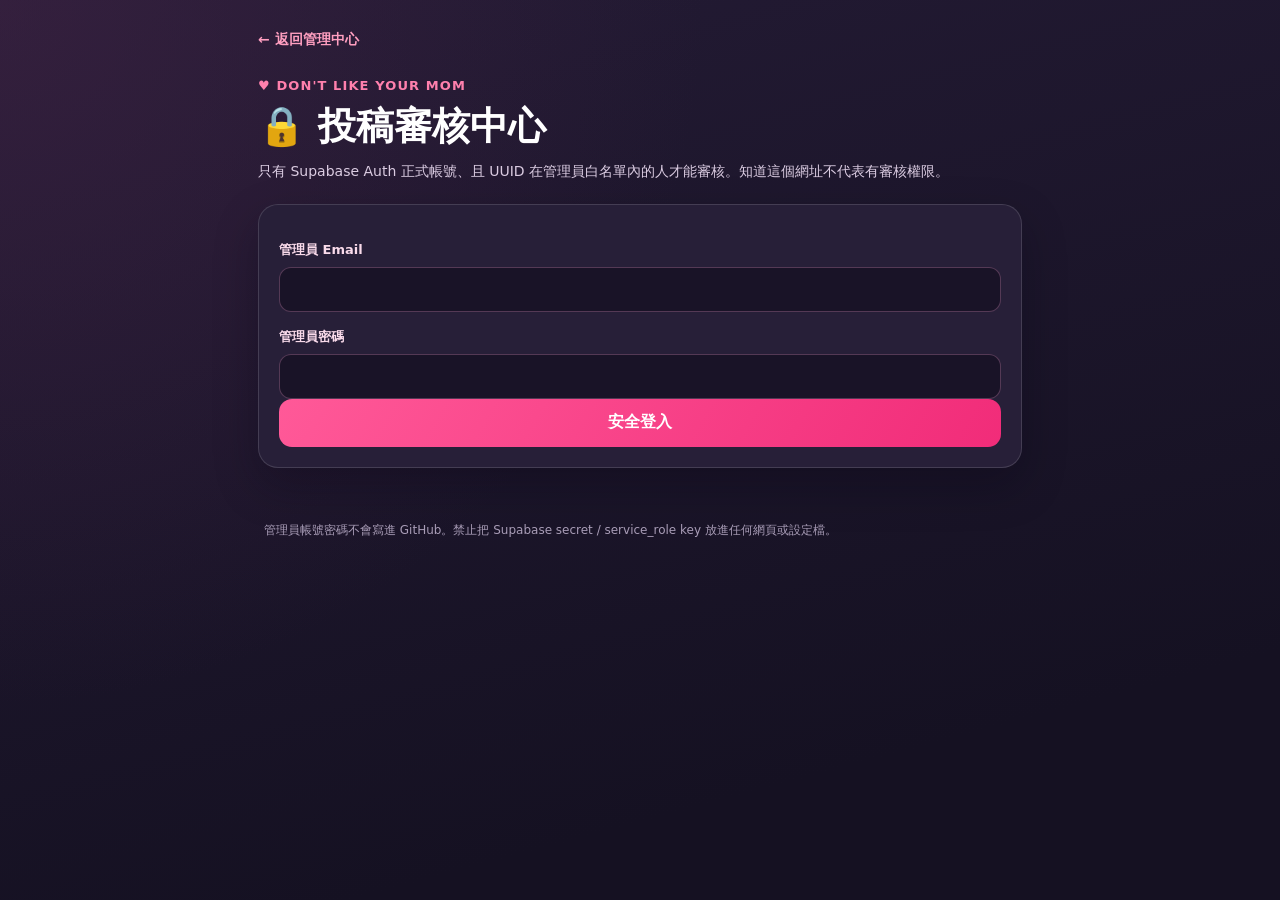
<file: photo-admin.html>
<!doctype html>
<html lang="zh-Hant">
<head>
  <meta charset="utf-8"><meta name="viewport" content="width=device-width,initial-scale=1,viewport-fit=cover">
  <meta name="theme-color" content="#171125"><meta name="robots" content="noindex,nofollow">
  <title>投稿審核後台｜DON'T LIKE YOUR MOM</title>
  <link rel="stylesheet" href="./community.css?v=0.7.4">
</head>
<body class="community-page">
  <main class="community-shell admin-shell">
    <a class="back-link" href="./admin.html">← 返回管理中心</a>
    <div class="mini-brand">♥ DON'T LIKE YOUR MOM</div>
    <h1>🔒 投稿審核中心</h1>
    <p class="lead">只有 Supabase Auth 正式帳號、且 UUID 在管理員白名單內的人才能審核。知道這個網址不代表有審核權限。</p>
    <form id="communityAdminLogin" class="community-panel">
      <label class="field-label" for="adminEmail">管理員 Email</label><input id="adminEmail" type="email" required autocomplete="username">
      <label class="field-label" for="adminPassword">管理員密碼</label><input id="adminPassword" type="password" required autocomplete="current-password">
      <button id="adminLoginButton" class="pink-button" type="submit">安全登入</button>
    </form>
    <div id="adminWorkspace" class="hidden">
      <div class="admin-actions"><a class="secondary-button" href="./board-admin.html?v=0.8.8" style="text-decoration:none">💬 留言審核</a><a class="secondary-button" href="./analytics.html?v=0.8.4" style="text-decoration:none">📊 私人營運統計</a><button id="adminRefresh" type="button" class="secondary-button">↻ 重新整理投稿</button><button id="adminLogout" type="button" class="secondary-button">登出</button></div>
      <h2>🕓 待審核</h2><div id="adminPendingList" class="review-list"></div>
      <h2>✅ 已公開（可壓縮舊照片或下架）</h2><div id="adminApprovedList" class="review-list"></div>
    </div>
    <p id="adminStatus" class="status-box" role="status" aria-live="polite"></p>
    <p class="tiny-note">管理員帳號密碼不會寫進 GitHub。禁止把 Supabase secret / service_role key 放進任何網頁或設定檔。</p>
  </main>
  <script src="./leaderboard-config.js?v=0.5.0"></script>
  <script src="./community-api.js?v=0.7.3"></script>
  <script src="./photo-compress.js?v=0.7.3"></script>
  <script src="./community-ui.js?v=0.9.0"></script>
</body>
</html>
</file>
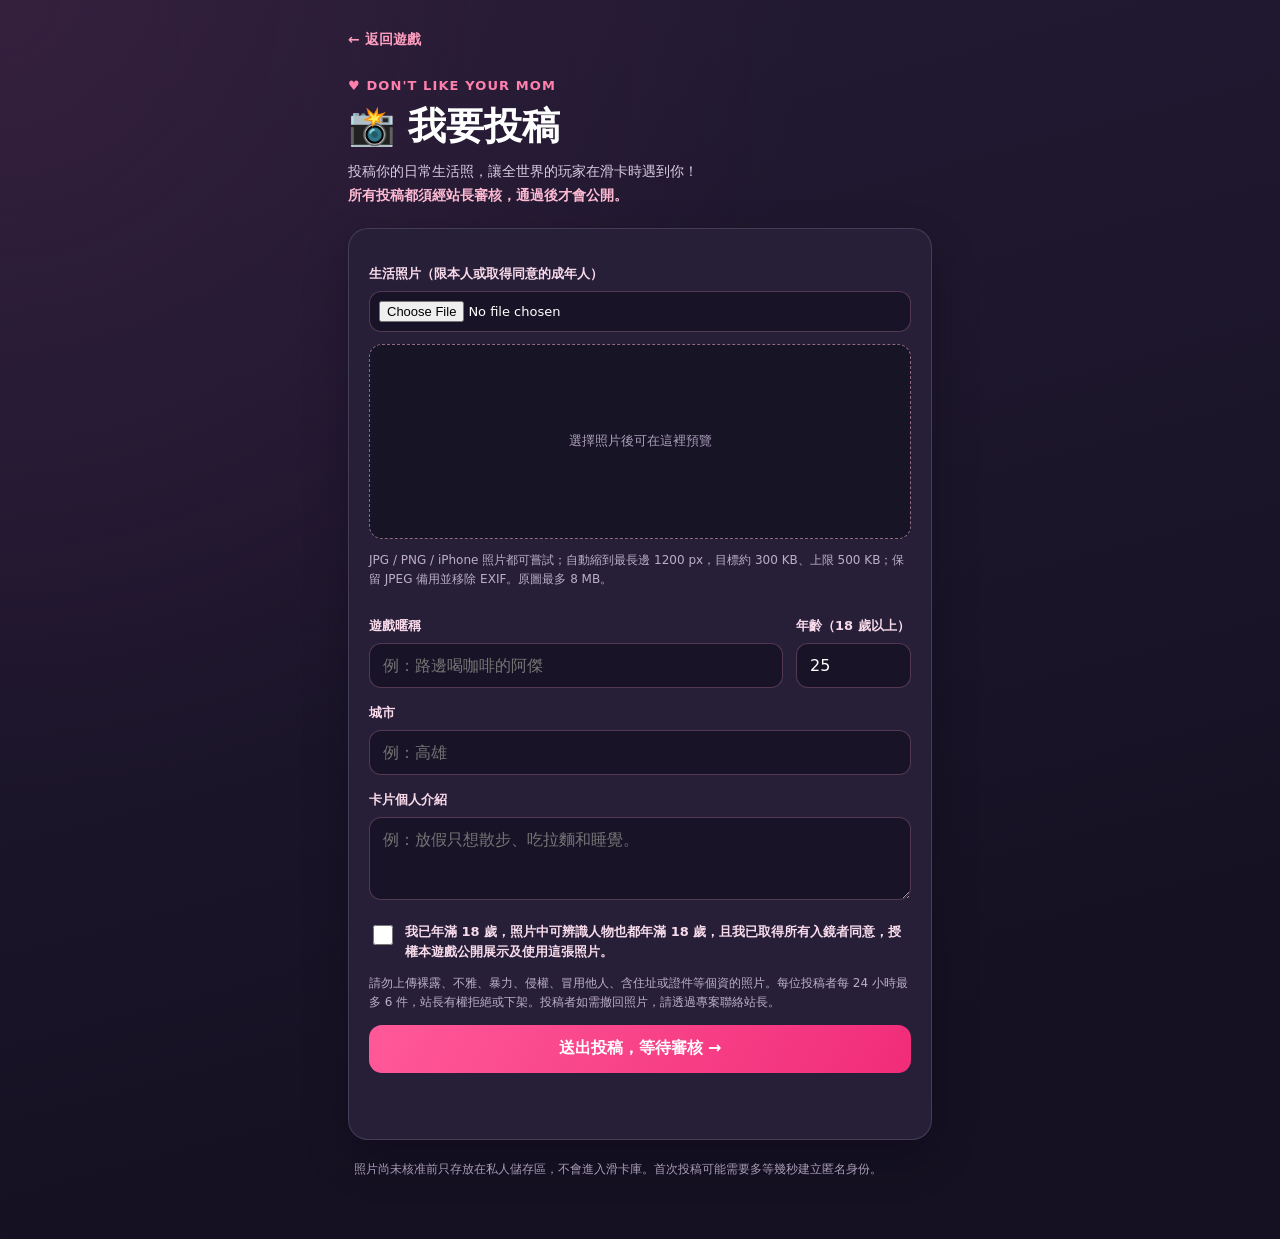
<file: submit.html>
<!doctype html>
<html lang="zh-Hant">
<head>
  <meta charset="utf-8"><meta name="viewport" content="width=device-width,initial-scale=1,viewport-fit=cover">
  <meta name="theme-color" content="#171125"><meta name="robots" content="noindex">
  <title>我要投稿｜DON'T LIKE YOUR MOM</title>
  <link rel="stylesheet" href="./community.css?v=0.7.2">
</head>
<body class="community-page">
  <main class="community-shell">
    <a class="back-link" href="./">← 返回遊戲</a>
    <div class="mini-brand">♥ DON'T LIKE YOUR MOM</div>
    <h1>📸 我要投稿</h1>
    <p class="lead">投稿你的日常生活照，讓全世界的玩家在滑卡時遇到你！<br><strong>所有投稿都須經站長審核，通過後才會公開。</strong></p>
    <form id="communitySubmissionForm" class="community-panel">
      <label class="field-label" for="communityPhoto">生活照片（限本人或取得同意的成年人）</label>
      <input id="communityPhoto" type="file" accept="image/*" required>
      <div class="preview-box"><img id="communityPreview" alt="本次投稿的照片預覽" hidden><span id="previewPlaceholder">選擇照片後可在這裡預覽</span></div>
      <p class="hint">JPG / PNG / iPhone 照片都可嘗試；自動縮到最長邊 1200 px，目標約 300 KB、上限 500 KB；保留 JPEG 備用並移除 EXIF。原圖最多 8 MB。</p>
      <div class="field-grid">
        <div><label class="field-label" for="communityName">遊戲暱稱</label><input id="communityName" type="text" minlength="1" maxlength="24" required placeholder="例：路邊喝咖啡的阿傑"></div>
        <div><label class="field-label" for="communityAge">年齡（18 歲以上）</label><input id="communityAge" type="number" min="18" max="99" required value="25"></div>
      </div>
      <label class="field-label" for="communityCity">城市</label><input id="communityCity" type="text" maxlength="24" required placeholder="例：高雄">
      <label class="field-label" for="communityBio">卡片個人介紹</label><textarea id="communityBio" rows="3" minlength="1" maxlength="100" required placeholder="例：放假只想散步、吃拉麵和睡覺。"></textarea>
      <label class="consent-line"><input id="communityConsent" type="checkbox" required><span>我已年滿 18 歲，照片中可辨識人物也都年滿 18 歲，且我已取得所有入鏡者同意，授權本遊戲公開展示及使用這張照片。</span></label>
      <p class="hint">請勿上傳裸露、不雅、暴力、侵權、冒用他人、含住址或證件等個資的照片。每位投稿者每 24 小時最多 6 件，站長有權拒絕或下架。投稿者如需撤回照片，請透過專案聯絡站長。</p>
      <button id="communitySend" class="pink-button" type="submit">送出投稿，等待審核 →</button>
      <p id="communityStatus" class="status-box" role="status" aria-live="polite"></p>
    </form>
    <p class="tiny-note">照片尚未核准前只存放在私人儲存區，不會進入滑卡庫。首次投稿可能需要多等幾秒建立匿名身份。</p>
  </main>
  <script src="./leaderboard-config.js?v=0.5.0"></script>
  <script src="./community-api.js?v=0.7.3"></script>
  <script src="./photo-compress.js?v=0.7.3"></script>
  <script src="./community-ui.js?v=0.7.3"></script>
</body>
</html>
</file>
<file: style.css>
:root{font-family:Inter,-apple-system,BlinkMacSystemFont,"Noto Sans TC","Microsoft JhengHei",Arial,sans-serif;color:#fffafc;background:#121024;--pink:#ff5e9b;--pink-soft:#ff98b8;--purple:#9962ee;--mint:#75e5cb;--dark:#1b172e;--muted:#bcb4cf;--white:#fffbff;font-synthesis:none;-webkit-tap-highlight-color:transparent}
*{box-sizing:border-box}html{min-height:100%;scrollbar-color:#634362 #171024}body{min-height:100dvh;margin:0;overflow-x:hidden;background:radial-gradient(circle at 4% 29%,#342045 0,transparent 38%),radial-gradient(circle at 95% 94%,#2b244f 0,transparent 45%),#121024}button{font:inherit;cursor:pointer}button:focus-visible{outline:3px solid #fff;outline-offset:3px}button:disabled{opacity:.6;cursor:default}.hidden{display:none!important}.ambient{position:fixed;z-index:0;width:480px;height:480px;border-radius:50%;filter:blur(115px);pointer-events:none;opacity:.18}.ambient-a{left:-220px;top:-200px;background:#fe61a0}.ambient-b{right:-180px;bottom:-240px;background:#745ae6}.desktop-layout{position:relative;z-index:1;min-height:100dvh;display:flex;align-items:center;justify-content:center;gap:clamp(40px,7vw,120px);padding:34px 26px}.desktop-intro{max-width:520px;align-self:center}.desktop-kicker{display:inline-flex;align-items:center;gap:10px;color:#e8d5f1;letter-spacing:2.2px;font-size:12px;font-weight:800}.live-dot{width:8px;height:8px;background:#fc6ba6;border-radius:50%;box-shadow:0 0 0 6px #fc6ba621}.desktop-intro h1{font-size:clamp(60px,7.5vw,112px);letter-spacing:-.085em;line-height:.92;font-weight:1000;margin:36px 0 27px}.desktop-intro h1 span{color:#ff679e}.desktop-intro>p{font-size:20px;line-height:2;color:#e9ddec;font-weight:600}.desktop-detail{margin:20px 0;display:flex;gap:16px;color:#e1d5e6;font-size:14px;font-weight:600}.desktop-detail span{font-size:11px;letter-spacing:1px;color:#ff7baa;border:1px solid #b759876e;border-radius:7px;padding:5px 7px;line-height:1;height:min-content}.desktop-intro small{display:block;line-height:1.8;color:#9b8fab;margin-top:40px}.app{width:min(100%,435px);flex:0 0 auto;background:linear-gradient(180deg,#221b35 0%,#171327 100%);border:1px solid #ffffff24;box-shadow:0 22px 92px #04010a8c;min-height:760px;border-radius:30px;overflow:hidden;display:flex;flex-direction:column}.app-header{display:flex;align-items:center;justify-content:space-between;gap:8px;height:64px;padding:0 24px;border-bottom:1px solid #ffffff14;flex:0 0 auto}.app-brand{display:flex;gap:8px;align-items:center;font-size:15px;font-weight:800;letter-spacing:-.55px;white-space:nowrap}.app-brand strong{color:#ff80ac}.brand-heart{width:27px;height:27px;border-radius:9px;background:linear-gradient(135deg,#ff8aa9,#fa397b);display:grid;place-items:center;color:white;font-size:20px;box-shadow:0 3px 12px #ff37755a}.header-pill{font-size:9px;letter-spacing:1.2px;border:1px solid #ffffff2e;border-radius:99px;padding:6px 9px;color:#c6bbd9;white-space:nowrap;font-weight:900}.screen{flex:1;min-width:0}.screen-welcome{padding:20px 28px 28px;text-align:center}.welcome-art{height:260px;position:relative;max-width:340px;margin:auto}.welcome-portrait{position:absolute;left:calc(50% - 104px);top:0;width:208px;height:250px;border:7px solid #faf0f6;border-radius:24px;overflow:hidden;transform:rotate(-5deg);box-shadow:0 17px 35px #08051490}.welcome-portrait img{width:100%;height:100%;object-fit:cover}.welcome-decoration{position:absolute;top:17px;width:172px;height:210px;border-radius:23px;background:#db7aa2;border:5px solid #ffe7f1;opacity:.78}.deco-one{left:23px;transform:rotate(-18deg)}.deco-two{right:23px;transform:rotate(15deg);background:#b18bd9}.welcome-sticker{position:absolute;z-index:2;font-size:20px;font-weight:1000;padding:8px 12px;border-radius:9px;letter-spacing:2px}.sticker-no{left:-4px;top:45px;color:#ff789b;border:4px solid #ff789b;transform:rotate(-23deg)}.sticker-love{right:-6px;bottom:40px;color:#82f1d4;border:4px solid #82f1d4;transform:rotate(13deg)}.welcome-bubble{position:absolute;bottom:2px;left:50%;transform:translateX(-50%) rotate(-4deg);padding:8px 13px;border-radius:10px;background:#fff;color:#fa407d;font-weight:950;font-size:12px;box-shadow:0 4px 12px #11071b63;white-space:nowrap;z-index:3}.welcome-copy{margin-top:12px}.eyebrow{font-weight:900;font-size:10px;color:#ff9fbc;letter-spacing:2.1px}.welcome-copy h2{margin:13px 0;font-size:clamp(32px,8vw,39px);font-weight:1000;line-height:1.22;letter-spacing:-1px}.welcome-copy h2 em{font-style:normal;color:#ff79a3}.welcome-copy p{font-size:13px;line-height:1.9;color:#cfc3da;margin:13px 0 20px}.rules-line{display:flex;align-items:center;justify-content:center;gap:19px;flex-wrap:wrap;font-size:12px;color:#d9c7db;margin-bottom:18px}.rules-line b{font-size:22px;line-height:1;color:#ef83a9;vertical-align:middle}.rules-line span:last-child b{color:#74e6c4}.primary-button{width:100%;background:linear-gradient(110deg,#ff5592,#f5327a);box-shadow:0 8px 24px #fe3e7a5c;color:#fff;border:0;border-radius:14px;min-height:54px;font-size:16px;font-weight:900;letter-spacing:.4px;display:flex;align-items:center;justify-content:center;gap:12px;transition:filter .2s,transform .2s}.primary-button:hover{filter:brightness(1.08)}.primary-button:active{transform:scale(.98)}.primary-button span{font-size:23px}.welcome-bottom{font-size:11px;color:#b8aac4;margin-top:14px}.welcome-bottom strong{color:#ff9cb8}.app-footer{display:flex;justify-content:space-between;align-items:center;color:#726681;letter-spacing:1px;font-size:9px;font-weight:800;padding:14px 25px;border-top:1px solid #ffffff11;flex:0 0 auto}
/* Game */
.screen-game{padding:12px 17px 6px}.hud-top{display:grid;grid-template-columns:1.25fr 1fr .8fr;align-items:center;gap:13px;padding:0 10px 10px}.tiny-label{font-size:9px;font-weight:900;letter-spacing:1.7px;color:#ac9ebd}.timer-value{font-size:37px;line-height:1.14;font-weight:1000;letter-spacing:-1.6px;font-variant-numeric:tabular-nums}.timer-value small{font-size:14px;margin-left:3px;color:#ff82ae}.timer-value.danger{color:#ff6b93;animation:timer-pulse .6s infinite alternate}.score-value{font-size:34px;font-weight:1000;line-height:1.16;display:flex;align-items:center;gap:7px;font-variant-numeric:tabular-nums}.heart-small{font-size:17px;color:#ff6699}.best-value{font-size:33px;color:#d7c5e7;font-weight:900;font-variant-numeric:tabular-nums}.timer-track{height:5px;background:#ffffff1d;border-radius:99px;overflow:hidden;margin:0 9px}.timer-fill{background:linear-gradient(90deg,#ffb0c7,#ff4d91);height:100%;width:100%;border-radius:99px;transform-origin:left}.stage-line{display:flex;align-items:center;justify-content:space-between;margin:12px 1px 9px;gap:8px;min-height:27px}.stage-line>div{display:flex;align-items:center;gap:8px}.stage-line strong{font-size:11px;color:#e5dbe7}.stage-pill{font-size:9px;white-space:nowrap;color:#ffbdd5;border:1px solid #f96fa85c;padding:5px 8px;border-radius:6px;background:#d5338133;font-weight:900;letter-spacing:.6px}.combo-chip{font-weight:950;color:#87f4dc;font-size:12px}.card-area{position:relative;width:100%;max-width:390px;margin:0 auto;padding:0 4px 9px;perspective:1000px;isolation:isolate}.stack-card{position:absolute;inset:0 5px 9px;border-radius:20px;border:1px solid #ffffff26;background:linear-gradient(140deg,#685179,#302746);box-shadow:0 14px 28px #0b061da0}.stack-back{transform:translateY(9px) scale(.96);opacity:.48}.stack-mid{transform:translateY(5px) scale(.985);opacity:.69}.swipe-card{position:relative;z-index:2;background:#fcf8fb;color:#251d2a;border-radius:18px;overflow:hidden;box-shadow:0 12px 28px #07041370;touch-action:none;user-select:none;-webkit-user-select:none;cursor:grab;will-change:transform;transform:translate3d(0,0,0)}.swipe-card.dragging{cursor:grabbing}.swipe-card.animating{transition:transform .23s cubic-bezier(.15,.8,.4,1),opacity .23s ease}.profile-photo{position:relative;width:100%;aspect-ratio:600/545;overflow:hidden;background:#bba3c8}.profile-photo img{display:block;width:100%;height:100%;object-fit:cover;object-position:center 28%;pointer-events:none}.photo-gradient{position:absolute;inset:50% 0 0;background:linear-gradient(transparent,#180d23 120%);pointer-events:none}.profile-photo-label{position:absolute;bottom:12px;left:15px;color:#f9f4f7d4;font-size:10px;font-weight:950;letter-spacing:1.7px}.swipe-stamp{position:absolute;z-index:3;top:22px;font-size:28px;font-weight:1000;letter-spacing:2px;padding:7px 12px;border:5px solid;border-radius:10px;opacity:0;pointer-events:none}.like-stamp{color:#62f5cb;border-color:#62f5cb;left:18px;transform:rotate(-15deg)}.nope-stamp{color:#ff7e9c;border-color:#ff7e9c;right:18px;transform:rotate(15deg)}.profile-details{min-height:104px;padding:12px 17px 14px}.identity-line{display:flex;align-items:center;gap:8px}.identity-line h3{font-size:22px;line-height:1.1;font-weight:1000;white-space:nowrap;overflow:hidden;text-overflow:ellipsis;letter-spacing:-.4px;margin:0;max-width:calc(100% - 22px)}.identity-line h3 span{font-size:19px;font-weight:500;color:#5d4f64}.verified{width:19px;height:19px;border-radius:50%;display:grid;place-items:center;background:#66c5e6;color:white;font-size:12px;flex:0 0 auto}.profile-details p{font-size:12px;color:#66566b;margin:7px 0 7px;white-space:nowrap;overflow:hidden;text-overflow:ellipsis}.distance-row{color:#9e90a2;font-size:10px;font-weight:700}.dot-separator{padding:0 4px}.actions{display:flex;align-items:center;justify-content:center;gap:37px;margin:4px 0 0}.swipe-action{width:61px;height:61px;border:1px solid #ffffff29;border-radius:50%;background:#ffffff0e;display:flex;flex-direction:column;align-items:center;justify-content:center;gap:0;box-shadow:0 5px 16px #08020e52;transition:background .15s,transform .15s}.swipe-action:active{transform:scale(.91)}.swipe-action>span{font-size:31px;font-weight:700;line-height:1.12}.swipe-action small{font-size:8px;font-weight:900;letter-spacing:1px}.nope-action{color:#ff7b9b}.like-action{color:#76e5c6}.action-instruction{font-size:10px;color:#aa9bba;text-align:center;line-height:1.55;font-weight:650}.game-footnote{text-align:center;font-size:10px;color:#aa96ba;margin:12px 0 1px}
/* Results */
.screen-result{padding:20px 24px 24px;text-align:center}.result-emoji{font-size:37px;line-height:1.3}.result-eyebrow{letter-spacing:2.6px;font-size:11px;font-weight:1000;color:#ff93b2;margin:8px 0 9px}.result-title{font-size:35px;line-height:1.02;letter-spacing:-1.2px;font-weight:1000;color:#ff84a8;margin:0}.result-subtitle{color:#e2d8e4;font-size:12px;letter-spacing:1px;font-weight:900;margin:10px 0 20px}.evidence-panel{margin:-3px auto 15px;width:min(100%,270px)}.evidence-heading{font-size:11px;color:#c2b4ca;margin-bottom:7px}.evidence-photo{position:relative;margin:auto;max-width:218px;height:190px;overflow:hidden;border-radius:12px;border:3px solid #ff699d;box-shadow:0 6px 24px #ed397a33}.evidence-photo img{width:100%;height:100%;object-fit:cover;display:block}.evidence-spot{position:absolute;width:78px;height:78px;border:4px dashed #fb3947;border-radius:50%;transform:translate(-50%,-50%);box-shadow:0 0 0 2000px #11111115,0 0 15px #ffe4e7;animation:spotbeat 1.2s infinite alternate;pointer-events:none}.evidence-spot.spot-direct{width:105px;height:105px}.evidence-spot.spot-small{width:60px;height:60px}.evidence-identity{margin:8px 0 2px;font-size:13px;color:white;font-weight:900}.evidence-identity mark{background:#ff557f;color:#fff;border-radius:3px;padding:1px 3px}.evidence-reason{font-size:12px;color:#ffa6c3;font-weight:900;margin:7px 0 0}.result-stats{display:grid;grid-template-columns:repeat(3,1fr);padding:15px 4px;margin:12px auto 16px;border:1px solid #ffffff21;border-radius:14px;background:#ffffff08}.result-stats>div+div{border-left:1px solid #ffffff20}.result-stats small{display:block;color:#b8a9c9;font-size:8px;font-weight:900;letter-spacing:.7px}.result-stats strong{font-size:28px;line-height:1.3;font-weight:1000;font-variant-numeric:tabular-nums}.record-message{font-size:12px;letter-spacing:1.2px;color:#ffe29a;font-weight:950;margin-bottom:13px}.secondary-button{width:100%;min-height:44px;margin-top:11px;border:1px solid #ffffff36;color:#efe2f1;background:#ffffff0b;border-radius:13px;font-weight:800;font-size:13px}.result-notice{font-size:10px;color:#998aa9;margin:16px 0 0}
@keyframes timer-pulse{from{opacity:1}to{opacity:.58}}@keyframes spotbeat{from{border-color:#ff264c}to{border-color:#fff}}
@media(max-width:840px){.desktop-layout{padding:0;display:block;min-height:100dvh}.desktop-intro{display:none}.app{width:100%;max-width:470px;min-height:100dvh;margin:auto;border:0;border-radius:0;box-shadow:none}.screen-welcome{display:flex;flex-direction:column;justify-content:center}.app-header{height:58px}.app-footer{padding-top:9px;padding-bottom:max(9px,env(safe-area-inset-bottom))}.screen-game{display:flex;flex-direction:column;justify-content:center}.card-area{max-width:430px}.profile-photo{aspect-ratio:600/560}}
@media(max-height:740px) and (max-width:840px){.screen-welcome{justify-content:flex-start;padding-top:10px}.welcome-art{height:208px}.welcome-portrait{height:203px;width:170px;left:calc(50% - 85px)}.welcome-decoration{width:140px;height:170px}.welcome-copy h2{font-size:29px;margin:8px 0}.welcome-copy p{margin:8px 0 13px}.rules-line{margin-bottom:10px}.screen-game{justify-content:flex-start;padding-top:8px}.hud-top{padding-bottom:5px}.timer-value{font-size:31px}.score-value,.best-value{font-size:28px}.stage-line{margin:8px 1px 6px}.profile-photo{aspect-ratio:600/450}.profile-details{min-height:91px;padding:10px 15px}.actions{gap:32px}.swipe-action{height:53px;width:53px}.game-footnote{margin:7px 0}.screen-result{padding-top:10px}.result-emoji{font-size:27px}.result-title{font-size:30px}.result-subtitle{margin:8px 0 14px}.evidence-photo{height:155px;max-width:190px}.evidence-panel{margin-bottom:8px}.result-stats{margin:10px auto}.result-stats strong{font-size:24px}}
@media(max-height:640px) and (max-width:840px){.welcome-art{height:155px}.welcome-portrait{height:150px;width:140px;left:calc(50% - 70px)}.welcome-decoration{width:110px;height:135px}.welcome-bubble{font-size:9px}.welcome-sticker{font-size:13px}.welcome-copy h2{font-size:26px}.welcome-copy p{font-size:11px}.profile-photo{aspect-ratio:600/355}.profile-details{min-height:78px}.profile-details p{margin:4px 0}.swipe-action{height:46px;width:46px}.swipe-action>span{font-size:25px}.actions{margin:0}}
@media(prefers-reduced-motion:reduce){*,*::before,*::after{scroll-behavior:auto!important;animation-duration:.01ms!important;transition-duration:.01ms!important}}

/* v0.1.2: exact same component for the front and the rear card.
   Only its layer position and subtle depth scaling differ. */
.swipe-card.prepared-card{
  position:absolute;
  z-index:1;
  inset:0 4px 9px;
  width:auto;
  height:fit-content;
  pointer-events:none;
  cursor:default;
  transform:translate3d(0,5px,0) scale(.976);
  transform-origin:center bottom;
  will-change:auto;
}

/* v0.3 photographic deck — retain entire face and original photo boundaries. */
.profile-photo { aspect-ratio: 3 / 4; background: #19172a; }
.profile-photo img { object-fit: contain; object-position: center center; }
.evidence-photo { width: min(76vw,230px); height: auto; max-width: 100%; aspect-ratio: 2 / 3; background:#171124; }
.evidence-photo img { object-fit: fill; }
.evidence-spot.spot-small { width: 42px; height: 42px; border-width: 3px; }
.evidence-spot.spot-direct { width: 74px; height: 74px; }
@media (max-width:840px) { .profile-photo { aspect-ratio: 3 / 4; } }
/* In a short viewport keep the controls accessible but don't crop MOM out. */
@media (max-height:740px) and (max-width:840px) { .profile-photo { aspect-ratio: 4 / 4; } }
@media (max-height:640px) and (max-width:840px) { .profile-photo { aspect-ratio: 5 / 4; } }

/* v0.4 failure reveal: never stretch the photo, or the face coordinates drift. */
.evidence-panel { width:min(100%,330px); }
.evidence-photo { position:relative; width:min(80vw,300px); max-width:100%; height:auto; aspect-ratio:auto!important; display:block; overflow:hidden; }
.evidence-photo img { display:block; width:100%; height:auto; object-fit:contain; object-position:center; }
.evidence-spot,.evidence-spot.spot-small,.evidence-spot.spot-direct {
  width:16%; height:auto; aspect-ratio:1/1; box-sizing:border-box;
  border:3px dashed #fff0f4; outline:2px solid #f72b71;
  box-shadow: 0 0 0 2px #2c0e2599, 0 0 12px #fa357ca8;
  transform:translate(-50%,-50%);
  animation: spotbeat 1.2s infinite alternate;
}

.profile-photo { background:#252030; }
.profile-photo img { object-fit:contain; object-position:center center; }


/* v0.5.0 — accessible, tap-friendly leaderboard and sound/vibration controls. */
.header-controls{display:flex;align-items:center;gap:5px;min-width:0}
.icon-toggle{width:31px;height:31px;flex:0 0 31px;border:1px solid #ffffff2b;border-radius:10px;
  background:#ffffff0d;color:#fff;font-size:16px;display:grid;place-items:center;padding:0}
.icon-toggle[aria-pressed="false"]{opacity:.55}
.leaderboard-link{width:100%;background:#ffffff0b;border:1px solid #ff83b44d;color:#ffe0ed;
  border-radius:14px;font-weight:800;padding:13px 14px;margin:10px 0 0;font-size:14px;letter-spacing:.1px}
.leaderboard-link:hover,.board-tabs button:hover{background:#ffffff18}
.score-submit{text-align:left;margin:16px auto;padding:14px;background:#ffffff0c;border:1px solid #ffffff26;
  border-radius:15px;width:100%;max-width:350px}
.score-submit label{display:block;color:#ffe2f0;font-size:14px;font-weight:850;margin:0 0 9px}
.submit-row{display:flex;gap:7px;align-items:stretch}
.submit-row input{min-width:0;flex:1;border-radius:9px;border:1px solid #ffffff50;background:#100f1f;
  color:#fff;font-size:16px;padding:11px 10px}
.submit-row button{background:#fd478b;border:0;color:white;padding:0 14px;border-radius:9px;font-weight:850;font-size:14px}
.score-submit-status{min-height:15px;margin:9px 0 0;color:#dbc9db;line-height:1.55;font-size:12px}
.screen-leaderboard{padding:24px 18px 28px;min-height:650px;display:flex;flex-direction:column}
.screen-leaderboard h2{margin:9px 0 0;text-align:center;font-size:29px;font-weight:950;color:#fff}
.board-kicker{font-size:11px;letter-spacing:2px;font-weight:900;text-align:center;color:#fe91b6}
.board-intro{text-align:center;color:#cdbdd8;font-size:12px;line-height:1.65;margin:12px auto 20px}
.board-tabs{display:flex;gap:6px;margin:0 0 9px}
.board-tabs button{flex:1;min-width:0;padding:11px 7px;background:#ffffff0c;color:#d2c1dd;
  border:1px solid #ffffff26;border-radius:9px;font-weight:800;font-size:12px}
.board-tabs button[aria-pressed="true"]{background:#ff478b28;color:#ffb1ca;border-color:#ff559279}
.board-tabs .board-refresh{flex:0 0 44px;font-size:21px;padding:0}
.board-status{font-size:12px;text-align:center;color:#bba9c4;line-height:1.65;margin:8px 0 16px}
.board-list{list-style:none;margin:0;padding:0;display:flex;flex-direction:column;gap:7px}
.board-row{display:grid;grid-template-columns:45px minmax(0,1fr) auto;align-items:center;gap:8px;
  border-radius:11px;background:#ffffff0b;padding:10px 11px;min-height:49px;border:1px solid #ffffff13}
.board-row.top-three{background:#ffaac216;border-color:#ff8eb12b}
.board-rank{font-weight:950;color:#ffe2f0;font-size:14px}
.board-name{font-weight:800;color:#fff;font-size:14px;overflow:hidden;text-overflow:ellipsis;white-space:nowrap}
.board-extra{font-size:12px;color:#92f5d5;font-weight:900;white-space:nowrap}
.board-footnote{font-size:11px;text-align:center;color:#a898b6;line-height:1.6;margin:22px 0 14px}
.board-back{margin-top:auto;width:100%}
@media(max-width:440px){.header-controls .header-pill{display:none}}
@media(max-width:350px){.app-brand{font-size:13px}.app-header{padding:0 13px}}


/* v0.5.2 — compact native-app-style layout for mobile and PWA installs. */
@media(max-width:840px){
  html,body{height:100%;height:100dvh;min-height:0;max-height:100dvh;overflow:hidden;overscroll-behavior:none;}
  html{-webkit-text-size-adjust:100%;touch-action:manipulation}
  body{position:fixed;inset:0;width:100%;touch-action:manipulation;}
  .desktop-layout{height:100%;height:100dvh;min-height:0;max-height:100dvh;display:flex;flex-direction:column;
    padding:env(safe-area-inset-top,0px) 0 env(safe-area-inset-bottom,0px);overflow:hidden;}
  .app{display:flex;flex-direction:column;height:100%;min-height:0;max-height:100%;overflow:hidden;
    flex:1 1 auto;width:100%;max-width:none;border:0;border-radius:0;}
  .app-header{flex:0 0 48px;height:48px;min-height:48px;padding:0 14px;position:relative;z-index:10;}
  .app-brand{font-size:clamp(12px,3.5vw,15px)}
  .header-controls{gap:8px}
  .icon-toggle{min-height:36px;min-width:36px;width:36px;height:36px;flex-basis:36px;
    touch-action:manipulation;}
  .app-footer{display:none}
  .screen{flex:1 1 auto;min-height:0;height:auto;overflow:hidden}
  .screen-welcome{padding:8px 20px 10px;justify-content:center;gap:0;}
  .welcome-art{height:min(25dvh,220px);flex:0 1 auto;min-height:95px;max-height:220px;width:100%;}
  .welcome-portrait{height:94%;width:auto;aspect-ratio:208/250;left:50%;transform:translateX(-50%) rotate(-5deg)}
  .welcome-decoration{height:77%;width:38%;top:8%}
  .deco-one{left:16%}.deco-two{right:16%}
  .welcome-sticker{font-size:clamp(11px,3vw,17px);padding:5px 7px}
  .welcome-copy{margin-top:4px}
  .welcome-copy h2{font-size:clamp(25px,6.6vw,34px);margin:6px 0}
  .welcome-copy p{margin:7px 0 10px;font-size:clamp(11px,3vw,13px);line-height:1.55}
  .rules-line{font-size:11px;gap:10px;margin-bottom:9px;}
  .primary-button{min-height:45px;font-size:14px;border-radius:12px}
  .leaderboard-link{margin-top:7px;padding:9px;font-size:12px;min-height:40px}
  .welcome-bottom{margin-top:8px;font-size:10px}

  .screen-game{display:flex;flex-direction:column;justify-content:stretch;gap:0;padding:7px 12px 8px;min-height:0}
  .hud-top{flex:0 0 auto;padding:0 8px 5px;gap:7px}
  .tiny-label{font-size:9px}.timer-value{font-size:clamp(27px,8.3vw,35px)}
  .score-value{font-size:clamp(26px,7.8vw,33px)}.best-value{font-size:clamp(25px,7.4vw,32px)}
  .timer-track{flex:0 0 5px}
  .stage-line{flex:0 0 auto;margin:8px 0 7px;min-height:25px}
  .stage-line strong{font-size:11px}.combo-chip{font-size:11px}
  .card-area{flex:1 1 auto;min-height:0;max-height:none;width:100%;padding:0 4px 8px;
    display:flex;flex-direction:column;align-items:stretch;justify-content:center;}
  .swipe-card{display:flex;flex-direction:column;height:100%;width:100%;max-height:100%;min-height:0;
    border-radius:17px;flex:1 1 auto;}
  .profile-photo,.profile-photo:not(foo){aspect-ratio:auto!important;flex:1 1 auto;min-height:0;height:auto;background:#252030;}
  .profile-photo img{width:100%;height:100%;object-position:center center}
  .profile-details{flex:0 0 auto;min-height:0;padding:9px 15px 10px}
  .identity-line h3{font-size:21px}.identity-line h3 span{font-size:18px}
  .profile-details p{font-size:11px;margin:5px 0}.distance-row{font-size:9px}
  .swipe-card.prepared-card{height:calc(100% - 8px);max-height:calc(100% - 8px);min-height:0;
    position:absolute;inset:0 4px 8px;display:flex;flex-direction:column;width:auto}
  .swipe-card.prepared-card .profile-photo{flex:1 1 auto;height:auto;aspect-ratio:auto!important}
  .actions{flex:0 0 58px;gap:clamp(23px,10vw,38px);margin:2px 0 0}
  .swipe-action{height:52px;width:52px}.swipe-action>span{font-size:27px}
  .game-footnote{flex:0 0 auto;font-size:9px;margin:3px 0 0;line-height:1.2}

  /* Both success and failure results fit without a page-length scroll. */
  .screen-result{display:flex;flex-direction:column;align-items:stretch;justify-content:center;
    padding:5px 14px 8px;gap:0;min-height:0;overflow:hidden}
  .result-emoji{font-size:22px;line-height:1.1;flex-shrink:0}
  .result-eyebrow{font-size:9px;letter-spacing:2px;margin:4px 0 4px;flex-shrink:0}
  .result-title{font-size:clamp(24px,6.6vw,32px);line-height:1.02;letter-spacing:-.6px;flex-shrink:0}
  .result-subtitle{font-size:11px;margin:5px 0 7px;letter-spacing:.3px;flex-shrink:0}
  .evidence-panel{flex:0 1 auto;min-height:0;margin:0 auto 4px;width:100%;max-width:310px;
    display:flex;flex-direction:column;align-items:center;justify-content:center;}
  .evidence-heading{font-size:10px;margin:0 0 4px;flex:0 0 auto}
  .evidence-photo{aspect-ratio:var(--evidence-aspect,2/3)!important;height:min(36dvh, calc(100dvh - 505px), 342px)!important;
    min-height:120px;max-height:100%;width:auto!important;max-width:100%;flex:0 1 auto;
    margin:0 auto;overflow:hidden;border-radius:11px;border-width:3px}
  .evidence-photo img{height:100%!important;width:100%!important;object-fit:contain}
  .evidence-identity{font-size:12px;margin:4px 0 1px;flex-shrink:0}
  .evidence-reason{font-size:11px;line-height:1.2;margin:2px 0;flex-shrink:0}
  .result-stats{flex:0 0 auto;margin:5px 0;padding:7px 3px;border-radius:10px}
  .result-stats small{font-size:8px;letter-spacing:.2px}.result-stats strong{font-size:23px;line-height:1.12}
  .record-message{flex:0 0 auto;font-size:10px;letter-spacing:.7px;margin:4px 0}
  .score-submit{flex:0 0 auto;width:100%;max-width:none;margin:5px 0;padding:8px 10px;border-radius:10px;}
  .score-submit label{font-size:12px;margin:0 0 5px}
  .submit-row input{font-size:16px;min-height:38px;padding:8px}
  .submit-row button{font-size:13px}
  .score-submit-status{font-size:10px;min-height:0;line-height:1.35;margin:4px 0 0}
  .result-actions{display:flex;flex-direction:column;gap:6px;margin:4px 0 0;flex:0 0 auto}
  .result-action-row{display:grid;grid-template-columns:1.35fr 1fr;gap:7px}
  .result-action-row button{width:100%;margin:0;padding:5px 7px;min-height:42px;
    border-radius:10px;font-size:12px;line-height:1.15;letter-spacing:0}
  .result-action-row .primary-button{font-size:14px}
  .result-action-row .primary-button span{font-size:18px}
  .result-action-secondary{grid-template-columns:1fr 1.16fr}
  .result-action-secondary button{min-height:38px;font-size:11px}
  .home-button{color:#f6dfed;background:#ffffff0b}
  .result-notice{display:none}

  /* Long ranking lists scroll only inside the list, not the game shell. */
  .screen-leaderboard{display:flex;flex-direction:column;min-height:0;padding:12px 14px 9px;}
  .screen-leaderboard h2{font-size:25px;margin:5px 0 0}
  .board-intro{font-size:11px;margin:5px 0 12px}
  .board-tabs{margin:0 0 6px;flex:0 0 auto}
  .board-status{margin:5px 0 6px;flex:0 0 auto}
  .board-list{flex:1 1 auto;min-height:0;overflow-y:auto;overflow-x:hidden;
    overscroll-behavior:contain;-webkit-overflow-scrolling:touch;touch-action:pan-y;}
  .board-footnote{font-size:10px;margin:6px 0 6px;line-height:1.35;flex:0 0 auto}
  .board-back{min-height:40px;margin:0;flex:0 0 auto}
  html.keyboard-open .screen-result{overflow-y:auto;justify-content:flex-start;-webkit-overflow-scrolling:touch;}
}
/* iOS installed web app: the black-translucent status bar overlays the document.
   Reserve an explicit status-bar band even on versions that report zero safe inset. */
@media(max-width:840px) and (display-mode:standalone){
  .desktop-layout{padding-top:env(safe-area-inset-top,0px);
    padding-bottom:max(8px,env(safe-area-inset-bottom,0px));}
}
@media(max-width:840px){
  html.pwa-standalone .desktop-layout{padding-top:max(59px,env(safe-area-inset-top,0px));
    padding-bottom:max(8px,env(safe-area-inset-bottom,0px));}
}
@media(max-width:840px) and (max-height:735px){
  .screen-welcome{padding-top:3px;padding-bottom:3px}
  .welcome-art{height:19dvh;min-height:80px}
  .welcome-copy h2{font-size:25px}.welcome-copy p{font-size:11px;margin:5px 0 7px}
  .rules-line{margin-bottom:6px}.welcome-bottom{display:none}
  .stage-line{margin:4px 0 5px}.actions{flex-basis:53px}.swipe-action{width:48px;height:48px}
  .screen-result{padding:3px 10px 4px}
  .result-emoji{display:none}.result-eyebrow{margin:0 0 3px}
  .result-title{font-size:23px}.result-subtitle{margin:3px 0 5px}
  .evidence-photo{height:min(30dvh, calc(100dvh - 440px))!important;min-height:92px}
  .result-stats strong{font-size:20px}.result-stats{padding:5px 2px;margin:4px 0}
  .result-actions{gap:4px;margin-top:3px}.result-action-row button{min-height:37px}
  .result-action-secondary button{min-height:33px}.score-submit{padding:6px 8px;margin:4px 0}
}


/* v0.5.3 — reclaim vertical space + show complete profile portraits.
   No more cover-cropping of the top of the head or the feet. */
.profile-photo{isolation:isolate;--portrait-background:none;background-color:#251f34}
.profile-photo::before{
  content:"";position:absolute;inset:-18px;z-index:0;pointer-events:none;
  background-image:var(--portrait-background);background-size:cover;background-position:center;
  filter:blur(18px) brightness(.64);transform:scale(1.06);
}
.profile-photo img{
  position:relative;z-index:1;object-fit:contain!important;object-position:center center!important;
  width:100%;height:100%;
}
.profile-photo .photo-gradient{z-index:2;inset:58% 0 0;background:linear-gradient(transparent,rgba(20,12,30,.55))}
.profile-photo .profile-photo-label{z-index:3}
.profile-photo .swipe-stamp{z-index:4}

@media(max-width:840px){
  /* Grid gives the card every pixel not used by the HUD and thumb controls. */
  .screen-game{
    display:grid;grid-template-columns:minmax(0,1fr);
    grid-template-rows:auto 5px auto minmax(0,1fr) 48px 12px;
    align-content:stretch;justify-content:stretch;
    row-gap:0;padding:3px 8px 0;
  }
  .hud-top{padding:0 7px 3px;gap:5px}
  .timer-value{font-size:clamp(27px,7.8vw,34px)}
  .score-value{font-size:clamp(27px,7.5vw,32px)}
  .best-value{font-size:clamp(26px,7vw,31px)}
  .timer-track{margin:0 7px}
  .stage-line{margin:5px 3px 5px;min-height:25px}
  .card-area{min-height:0;height:100%;padding:0 2px 6px;align-self:stretch;justify-content:stretch}
  .swipe-card{min-height:0;height:100%;max-height:100%;}
  .swipe-card.prepared-card{inset:0 2px 6px;height:calc(100% - 6px);max-height:calc(100% - 6px)}
  .profile-photo,.swipe-card.prepared-card .profile-photo{min-height:0;flex:1 1 auto;height:auto;aspect-ratio:auto!important}
  .profile-details{padding:7px 13px 8px;min-height:0}
  .identity-line h3{font-size:20px}
  .profile-details p{margin:3px 0;font-size:11px}
  .distance-row{font-size:9px}
  .actions{height:48px;min-height:0;align-self:stretch;margin:0;gap:clamp(18px,8vw,34px)}
  .swipe-action{width:44px;height:44px;flex:0 0 44px}
  .swipe-action>span{font-size:24px}
  .swipe-action small{font-size:7px}
  .action-instruction{font-size:9px;line-height:1.25}
  .game-footnote{height:12px;margin:0;padding:0;font-size:9px;line-height:12px;align-self:start}
}
@media(max-width:840px) and (max-height:735px){
  .screen-game{grid-template-rows:auto 5px auto minmax(0,1fr) 44px 10px;padding-top:1px}
  .stage-line{margin:3px 3px 3px}
  .actions{height:44px}.swipe-action{height:44px;width:44px;flex-basis:44px}
  .game-footnote{font-size:8px;line-height:10px;height:10px}
}


/* v0.5.4 — iPhone 18 Pro / 402×874 CSS-px reference.
   In installed iOS PWAs, 100dvh can stop ~60 CSS px above the actual display.
   JS measures the *full physical display in CSS pixels* and exposes its
   intended height. Fill the bottom visually, reserving ONLY the Home bar inset. */
@media (max-width:840px){
  html,body{
    height:var(--dlym-display-height,100dvh)!important;
    min-height:var(--dlym-display-height,100dvh)!important;
    max-height:var(--dlym-display-height,100dvh)!important;
    width:100%;overflow:hidden;overscroll-behavior:none;
  }
  body{top:0;left:0;right:0;bottom:auto;position:fixed}
  .desktop-layout{
    box-sizing:border-box;
    height:var(--dlym-display-height,100dvh)!important;
    min-height:0!important;max-height:none!important;
    padding-right:0!important;padding-left:0!important;
    padding-bottom:0!important;
    overflow:hidden;
  }
  .app{height:100%!important;min-height:0!important;max-height:100%!important;
    flex:1 1 auto;overflow:hidden;}
  /* Reserve the Home indicator inside each screen instead of outside the App.
     The screen itself (and its background) now extends to the bottom edge. */
  .screen-game{padding-bottom:max(8px,env(safe-area-inset-bottom,0px))!important;}
  .screen-welcome{padding-bottom:max(16px,env(safe-area-inset-bottom,0px))!important;}
  .screen-result{padding-bottom:max(8px,env(safe-area-inset-bottom,0px))!important;}
  .screen-leaderboard{padding-bottom:max(9px,env(safe-area-inset-bottom,0px))!important;}
  .screen-welcome .welcome-art{height:clamp(170px,31%,260px);max-height:260px;min-height:120px;
    flex:0 1 auto;}
  .screen-welcome .welcome-portrait{max-height:95%}
  .screen-welcome .welcome-copy{margin-top:clamp(6px,2.2vh,18px)}
  .screen-welcome{justify-content:center}
}
/* On shorter phones, use the same single-screen flow without squeezing below tappable height. */
@media(max-width:840px) and (max-height:735px){
  .screen-welcome .welcome-art{height:clamp(92px,22%,165px)}
}

/* v0.5.6 — label leaderboard stats explicitly; stack on small screens. */
.board-row{min-height:63px}
.board-extra{display:flex;flex-direction:column;align-items:flex-end;justify-content:center;gap:3px;font-size:11px;line-height:1.25;white-space:nowrap;font-variant-numeric:tabular-nums;}
.board-likes{color:#90f5d8}
.board-mom-dodged{color:#dbc9fa}
@media(max-width:360px){.board-row{grid-template-columns:37px minmax(0,1fr) auto;gap:5px;padding:9px 8px}.board-extra{font-size:10px}.board-name{font-size:12px}}

/* v0.5.7 — friend challenges fit the existing fullscreen iPhone UI. */
.welcome-extra-actions{display:grid;grid-template-columns:1fr 1fr;gap:8px;width:100%;}
.welcome-extra-actions button{margin:9px 0 0;min-width:0;font-size:clamp(11px,3.3vw,14px);padding:12px 5px;white-space:nowrap}
.friend-challenge-button{background:linear-gradient(120deg,#50407044,#ff5c9c28);color:#ffe2f0;border:1px solid #ff88bf77;border-radius:14px;font-weight:800;}
.challenge-invite-info{font-size:11px;text-align:center;color:#b3f1db;padding:5px 8px;margin:4px 0;border:1px solid #81f4d24a;border-radius:9px;background:#4ac4a312;line-height:1.35}
@media(max-width:840px){
  .welcome-extra-actions button{padding:9px 3px;margin-top:7px}
  .challenge-invite-info{margin:3px 0;font-size:10px;padding:3px 5px}
  .screen-welcome:has(.challenge-invite-info:not(.hidden)) .welcome-art{max-height:215px}
  .result-notice{line-height:1.35}
}
@media(max-height:740px) and (max-width:840px){
  .welcome-extra-actions button{min-height:35px;padding:6px 2px;margin-top:5px}
  .screen-welcome:has(.challenge-invite-info:not(.hidden)) .welcome-art{max-height:135px}
}

/* v0.5.9: show the actual loaded JS version within the permanently visible header. */
.app-brand .brand-label{display:flex;flex-direction:column;align-items:flex-start;line-height:1.12;min-width:0}
.app-brand .game-version-badge{display:block;margin-top:3px;font-size:10px;letter-spacing:.3px;line-height:1.05;
  font-weight:750;color:#9be8d7;white-space:nowrap;text-align:left}
@media(max-width:840px){
  .app-brand{gap:7px}
  .app-brand .game-version-badge{font-size:9px}
  .app-brand .brand-heart{flex:0 0 27px}
  .app-brand .brand-label{font-size:clamp(11px,3.35vw,15px)}
}
@media(max-width:365px){
  .app-header{padding:0 9px}
  .header-controls{gap:5px}
  .app-brand .brand-label{font-size:11px}
  .app-brand .game-version-badge{font-size:9px}
}
/* Diagnostic messages must wrap on iPhones rather than forcing horizontal scroll. */
.score-submit-status{overflow-wrap:anywhere;word-break:break-word}

/* v0.6.0 simultaneous two-person lobby */
.screen-duel-lobby {display:flex;flex-direction:column;align-items:stretch;justify-content:center;gap:11px;padding:15px 22px max(20px,env(safe-area-inset-bottom,0px));text-align:center;min-height:0;overflow:hidden;}
.screen-duel-lobby.hidden {display:none!important}
.duel-hero{font-size:46px;line-height:1.1}
.screen-duel-lobby h2{font-size:clamp(22px,6vw,30px);margin:0;font-weight:900;color:#fff}
.duel-explainer{font-size:13px;color:#cbbfd7;line-height:1.55;margin:0}
.duel-name-label{text-align:left;font-size:12px;font-weight:800;color:#d9cce9}
.duel-name{width:100%;height:44px;box-sizing:border-box;min-height:0;border:1px solid #ff98c655;border-radius:12px;background:#251c39;color:#fff;font-size:16px;padding:8px 12px;}
.duel-players{border:1px solid #ffffff26;border-radius:14px;background:#21182f;display:grid;grid-template-columns:1fr;gap:8px;padding:12px;text-align:left;font-size:13px;}
.duel-status{font-size:12px;min-height:30px;line-height:1.45;color:#8af3d2;overflow-wrap:anywhere}
.screen-duel-lobby button{min-height:42px;width:100%;font-size:14px;margin:0}
.duel-result-status{white-space:pre-line;font-size:12px;font-weight:700;color:#baf8dd;background:#20483833;padding:6px;border-radius:10px;line-height:1.35;text-align:center;}
.duel-refresh{background:transparent;border:1px solid #8af3d255;border-radius:8px;color:#9aead2;font-size:10px;margin:auto;padding:5px 10px}
.duel-refresh.hidden{display:none}
@media(max-width:840px){.screen-duel-lobby{gap:clamp(5px,1.1dvh,11px);padding:8px 17px max(14px,env(safe-area-inset-bottom,0px));}.duel-hero{font-size:38px}.duel-explainer{font-size:12px}.duel-name{height:40px}.duel-players{padding:9px;font-size:12px;gap:5px}.screen-duel-lobby button{min-height:40px;padding:8px 10px}.duel-status{font-size:11px}.duel-result-status{font-size:11px}}
@media(max-height:730px){.screen-duel-lobby{gap:5px}.duel-hero{font-size:29px}.duel-explainer{font-size:10px}.duel-players{padding:6px}.screen-duel-lobby button{min-height:34px}}

/* Space for opponent scores without making the fixed-height result page scroll. */
@media(max-width:840px){
 .screen-result:has(.duel-result-status:not(.hidden)) .result-emoji{display:none}
 .screen-result:has(.duel-result-status:not(.hidden)) .result-title{font-size:clamp(22px,5.5vw,28px)}
 .screen-result:has(.duel-result-status:not(.hidden)) .result-stats{padding:4px 3px;margin:3px 0}
 .screen-result:has(.duel-result-status:not(.hidden)) .evidence-photo{height:min(24dvh,190px)!important;min-height:76px}
 .screen-result:has(.duel-result-status:not(.hidden)) .result-actions{gap:3px;margin:2px 0 0}
 .screen-result:has(.duel-result-status:not(.hidden)) .result-action-row button{min-height:34px}
 .screen-result:has(.duel-result-status:not(.hidden)) .result-action-secondary button{min-height:30px}
 .screen-result:has(.duel-result-status:not(.hidden)) .score-submit{display:none!important}
 .screen-result:has(.duel-result-status:not(.hidden)) .duel-result-status{font-size:10px;padding:4px;max-height:63px;overflow:hidden}
 .screen-result:has(.duel-result-status:not(.hidden)) .duel-refresh{font-size:10px;padding:2px 8px;margin-top:2px;}
 html.keyboard-open .screen-duel-lobby{justify-content:flex-start;overflow-y:auto;overscroll-behavior:contain;}
}

/* v0.6.1 — visible pending state prevents blind swipes on unloaded photos. */
.profile-photo .photo-loading-indicator {
  position:absolute;inset:0;z-index:5;width:100%;height:100%;border:0;
  background:#251f34;color:#ffe6f0;font:800 clamp(12px,3.7vw,17px)/1.5 system-ui,sans-serif;
  text-align:center;padding:20px;cursor:pointer;
}
.profile-photo .photo-loading-indicator.hidden {display:none!important}
.profile-photo .photo-loading-indicator:disabled {opacity:1;cursor:progress}


/* v0.6.2 — the original .result-notice is display:none on mobile; keep MOM
   dialogue on its own visible row. Use a text-only box (no new images). */
.mom-roast{
  margin:9px auto 10px;max-width:380px;width:100%;padding:10px 13px;
  border:1px solid #ff8cba88;border-radius:13px;
  background:linear-gradient(115deg,#ff549822,#a852d21b);
  color:#ffd4e4;font-size:clamp(12px,3.45vw,15px);
  font-weight:850;line-height:1.45;letter-spacing:.1px;text-align:center;
  box-shadow:0 5px 22px #e7377720;flex:0 0 auto;
  overflow-wrap:anywhere;
}
@media(max-width:840px){
  .mom-roast{margin:3px auto 6px;padding:8px 9px;
    font-size:clamp(12px,3.4vw,14px);line-height:1.35}
  .screen-result:has(.mom-roast:not(.hidden)) .evidence-photo{
    height:min(33dvh,calc(100dvh - 540px),290px)!important;
    min-height:98px;
  }
}
@media(max-width:840px) and (max-height:735px){
  .mom-roast{margin:2px auto 4px;padding:6px 8px;line-height:1.22;font-size:12px}
  .screen-result:has(.mom-roast:not(.hidden)) .evidence-photo{
    height:min(27dvh,calc(100dvh - 530px))!important;
    min-height:84px;
  }
}

/* v0.7.0: keep three welcome actions on one compact line. */
.welcome-extra-actions{grid-template-columns:repeat(3,minmax(0,1fr));gap:6px}
.welcome-extra-actions button{white-space:normal;line-height:1.25;font-size:clamp(10px,2.85vw,13px);padding:10px 3px}
.community-submit-button{background:#ffffff0d;border:1px solid #fca7c471;border-radius:14px;color:#ffe4ed;font-weight:900}
@media(max-width:840px){.welcome-extra-actions button{padding:8px 3px;min-height:39px}}
@media(max-width:355px){.welcome-extra-actions{gap:4px}.welcome-extra-actions button{font-size:10px;padding:6px 2px}}

/* v0.7.1 — archives of daily champions. Keep all 3 tabs usable on 320px phones. */
.board-tabs{gap:5px}
.board-tabs button{font-size:11px;padding:10px 3px;white-space:nowrap}
.board-tabs .board-refresh{flex:0 0 38px;font-size:20px}
.board-champion{background:linear-gradient(105deg,#f5ab2720,#ffffff0b);border-color:#f8cf704a;}
.board-champion .board-rank{font-size:20px}
.board-champion-info{display:flex;flex-direction:column;gap:4px;min-width:0;overflow:hidden}
.board-champion-date{color:#ffd486;font-size:11px;font-weight:900;letter-spacing:.45px;font-variant-numeric:tabular-nums}
.board-champion-player{display:block;max-width:100%;font-size:14px}
.board-provisional{flex:0 0 auto;display:flex;flex-direction:column;gap:3px;align-items:center;
  background:linear-gradient(120deg,#fbbd3040,#ed5c9e19);border:1px solid #ffd57a67;
  border-radius:12px;padding:9px 10px;margin:0 0 9px;color:#fff;}
.board-provisional-label{color:#ffe1a1;font-size:11px;font-weight:900}
.board-provisional-player{font-size:15px;font-weight:900;max-width:100%;overflow:hidden;text-overflow:ellipsis;white-space:nowrap}
.board-provisional-score{font-size:11px;color:#e7dae7;font-weight:700;}
.board-load-more{flex:0 0 auto;width:100%;padding:9px;margin:6px 0;border:1px solid #ffd27875;
  background:#fbc5471d;color:#ffe7b1;border-radius:10px;font-weight:850;font-size:12px;}
.board-footnote{white-space:pre-line}
@media(max-width:370px){
 .board-tabs{gap:3px}
 .board-tabs button{padding:9px 2px;font-size:10px;letter-spacing:-.3px}
 .board-tabs .board-refresh{flex-basis:31px}
 .board-champion .board-extra{font-size:10px}
 .board-champion{gap:5px;padding:9px 6px;grid-template-columns:29px minmax(0,1fr) auto}
}

/* v0.8.0 — local-only achievement gallery. The content scrolls inside the fixed-height PWA. */
.achievement-link{background:#ffcf7320;color:#ffe1aa;border:1px solid #ffcf7360;border-radius:12px;font-weight:850;cursor:pointer;min-height:40px;}
.achievement-award{display:block;width:100%;padding:5px 8px;margin:3px 0;border:1px solid #f5c77983;border-radius:9px;color:#ffe1ad;background:#6a492b70;font-weight:850;font-size:11px;cursor:pointer;text-align:center;}
.screen-achievements{display:flex;flex-direction:column;padding:20px 18px 17px;gap:9px;min-height:0;}
.ach-kicker{color:#f8a7c6;font-size:10px;font-weight:900;letter-spacing:1.6px;text-align:center;}
.screen-achievements h2{color:#fff;margin:0;text-align:center;font-size:27px;font-weight:950;}
.ach-intro{margin:0;text-align:center;color:#cebed8;font-size:12px;}
.ach-progress-head{display:flex;align-items:center;justify-content:space-between;color:#d8c7de;font-size:12px;}
.ach-progress-head strong{color:#ffbfd9;font-size:19px;}
.ach-progress-track{height:9px;background:#ffffff20;border-radius:12px;overflow:hidden;flex:none;}
.ach-progress-track span{display:block;height:100%;width:0;background:linear-gradient(90deg,#fe6da0,#ffc66f);border-radius:12px;transition:width .25s;}
.ach-next{color:#ffe6b5;background:#ffffff0b;border:1px solid #ffffff20;border-radius:10px;margin:0;padding:9px 10px;font-size:12px;font-weight:800;}
.ach-filters{display:flex;gap:6px;overflow-x:auto;flex:none;padding:2px 0 6px;touch-action:pan-x;scrollbar-width:none;}
.ach-filters::-webkit-scrollbar{display:none;}
.ach-filters button{flex:none;color:#d5bed7;border:1px solid #ffffff2c;border-radius:24px;background:#ffffff0b;padding:8px 12px;font-size:12px;font-weight:850;}
.ach-filters button[aria-pressed="true"]{background:#ff438a45;color:#ffd2e4;border-color:#ff6b9e;}
.ach-list{min-height:0;overflow-y:auto;overscroll-behavior:contain;-webkit-overflow-scrolling:touch;touch-action:pan-y;flex:1 1 auto;display:flex;flex-direction:column;gap:8px;padding:2px 2px 12px;}
.ach-item{display:flex;align-items:center;gap:10px;padding:10px;border:1px solid #ffffff19;border-radius:13px;background:#ffffff07;min-height:74px;flex:none;}
.ach-item.achieved{background:#ff639618;border-color:#ff89b74a;}
.ach-icon{display:grid;place-items:center;width:46px;height:46px;border-radius:11px;background:#ffffff12;font-size:24px;flex:none;}
.ach-item.achieved .ach-icon{background:#ff94bb28;}
.ach-info{display:flex;flex-direction:column;gap:5px;min-width:0;flex:1;}
.ach-info strong{font-size:14px;color:#fff;}
.ach-info small{font-size:11px;color:#bfb0c9;}
.ach-item.achieved .ach-info small{color:#ffcbdd;}
.ach-meter{height:5px;background:#ffffff19;border-radius:6px;overflow:hidden;}
.ach-meter span{display:block;height:100%;background:#ff89b2;}
.ach-local-note{color:#a99aba;font-size:10px;line-height:1.35;margin:0;}
.ach-back{margin:0;flex:none;}
@media(max-width:840px){.screen-achievements{padding:10px 13px max(10px,env(safe-area-inset-bottom));gap:7px;overflow:hidden;}.screen-achievements h2{font-size:23px;}.ach-intro{font-size:11px;}.ach-item{min-height:67px;padding:8px;}.ach-back{min-height:39px;}}
@media(max-width:840px) and (max-height:735px){.ach-local-note{font-size:9px;}.screen-achievements h2{font-size:20px;}.ach-filters button{padding:6px 9px;}.ach-next{padding:6px 8px;}}

/* v0.8.2 — Edge MOM clues: ring can extend beyond the photo, never clipped.
   The image keeps its rounded corners; only the translucent clue ring escapes. */
.evidence-panel, .evidence-photo { overflow:visible !important; }
.evidence-photo > img { border-radius:8px; }
.evidence-spot { z-index:4; overflow:visible; }

/* v0.8.8 - fifth welcome action, same height as the other buttons. */
.welcome-extra-actions .board-home-link{
  display:grid;place-items:center;min-width:0;min-height:40px;
  text-align:center;text-decoration:none;line-height:1.25;
  font-size:clamp(10px,2.85vw,13px);font-weight:900;
  padding:10px 3px;margin:9px 0 0;
  color:#f7d7e9;background:#ffffff0d;
  border:1px solid #d1a0fa80;border-radius:13px;
}
@media(max-width:840px){.welcome-extra-actions .board-home-link{padding:8px 3px;min-height:39px;margin-top:7px}}
@media(max-width:355px){.welcome-extra-actions .board-home-link{font-size:10px;padding:6px 2px}}


/* v0.9.0 — Patch notes are the 6th homepage action:
   directly underneath the 3rd action (我要投稿), not a floating overlay. */
.welcome-extra-actions .welcome-changelog-button{
  display:grid;place-items:center;
  position:static;grid-column:3;grid-row:2;
  width:100%;min-width:0;min-height:40px;
  margin:9px 0 0;padding:10px 3px;
  background:#ffffff0d;border:1px solid #d1a0fa80;
  color:#f7d7e9;border-radius:13px;
  font-family:inherit;font-size:clamp(10px,2.85vw,13px);font-weight:900;line-height:1.25;
  text-align:center;white-space:normal;
  -webkit-tap-highlight-color:transparent;
}
.welcome-extra-actions .welcome-changelog-button:focus-visible{outline:2px solid #ff9bc4;outline-offset:3px}
.welcome-extra-actions .welcome-changelog-button:active{transform:scale(.97)}
@media(max-width:840px){
  .welcome-extra-actions .welcome-changelog-button{padding:8px 3px;min-height:39px;margin-top:7px}
}
@media(max-width:355px){
  .welcome-extra-actions .welcome-changelog-button{font-size:10px;padding:6px 2px}
}
.changelog-dialog{
  width:min(440px,calc(100vw - 32px));max-width:440px;
  max-height:min(82dvh,720px);padding:0;border:1px solid #ff91c77d;
  border-radius:20px;background:#231a33;color:#fff;
  box-shadow:0 24px 90px #05020bdb;
  overflow:hidden;overscroll-behavior:contain;
}
.changelog-dialog::backdrop{background:#0e0719ca;backdrop-filter:blur(7px);-webkit-backdrop-filter:blur(7px)}
.changelog-modal-head{
  position:relative;display:flex;align-items:flex-start;justify-content:space-between;gap:9px;
  background:linear-gradient(135deg,#48233e,#2b2140);padding:22px 18px 16px;
  border-bottom:1px solid #ff9dc33d;
}
.changelog-eyebrow{font-size:9px;letter-spacing:1.5px;font-weight:900;color:#fa9fbd;margin-bottom:5px}
.changelog-modal-head h2{font-size:24px;line-height:1.25;margin:0;color:#ffe2ef;font-weight:950}
.changelog-modal-head p{margin:8px 0 0;color:#c8b7d2;font-size:11px;line-height:1.5}
.changelog-close{
  flex:0 0 38px;width:38px;height:38px;padding:0;
  border:1px solid #ffffff45;border-radius:12px;background:#ffffff16;
  font-family:inherit;font-size:17px;font-weight:900;line-height:1;color:#fff;cursor:pointer;
}
.changelog-entries{
  overflow-y:auto;overflow-x:hidden;-webkit-overflow-scrolling:touch;
  overscroll-behavior:contain;
  max-height:min(59dvh,520px);padding:16px 17px 8px;
}
.changelog-release{
  position:relative;margin:0 0 15px;padding:14px 14px 12px;
  border-radius:14px;background:#ffffff08;border:1px solid #ffffff20;
  text-align:left;
}
.changelog-release.latest{border-color:#ff78ac8e;background:linear-gradient(135deg,#772b5b46,#33213fbd)}
.changelog-release-head{display:flex;flex-wrap:wrap;gap:6px;align-items:center;margin:0 0 8px}
.changelog-version{font-size:13px;font-weight:950;color:#ffc3db}
.changelog-release.latest .changelog-version{color:#ff81b4}
.changelog-date{font-size:11px;color:#bfaecb;letter-spacing:.2px}
.changelog-new{font-size:9px;font-weight:900;border:1px solid #ff8eaf7a;border-radius:7px;color:#ffe2f0;padding:2px 6px;background:#de46803a}
.changelog-release h3{font-size:14px;color:#fbe6f3;margin:0 0 7px;line-height:1.3;font-weight:900}
.changelog-release ul{list-style:disc;margin:0;padding-left:19px;color:#d8c9dc;font-size:12px;line-height:1.7}
.changelog-release li+li{margin-top:3px}
.changelog-modal-foot{border-top:1px solid #ffffff1c;text-align:center;padding:11px 14px;color:#bfaac7;font-size:11px}
@media(max-height:680px){
  .changelog-dialog{max-height:88dvh}
  .changelog-modal-head{padding:15px 16px 11px}
  .changelog-entries{max-height:58dvh}
  .changelog-modal-head h2{font-size:20px}
}
</file>
<file: community.css>
*{box-sizing:border-box}html{background:#171125}body{margin:0;font-family:ui-sans-serif,-apple-system,BlinkMacSystemFont,"Noto Sans TC",system-ui,sans-serif;color:#fff;min-height:100vh;background:radial-gradient(circle at 0 0,#44244680,transparent 45%),linear-gradient(165deg,#241b35,#151122 80%)}
a{color:#ff9fc0}button,input,textarea{font:inherit}button{cursor:pointer}button:disabled{opacity:.55;cursor:wait}.community-shell{max-width:620px;margin:auto;padding:24px 18px max(40px,env(safe-area-inset-bottom))}.admin-shell{max-width:800px}.back-link{display:inline-flex;text-decoration:none;font-weight:700;font-size:14px;padding:7px 0}.mini-brand{color:#ff80ad;letter-spacing:1.1px;font-weight:900;font-size:13px;margin:22px 0 8px}h1{font-size:clamp(27px,7vw,38px);margin:0 0 8px}h2{font-size:21px;margin:30px 0 12px}.lead{font-size:14px;line-height:1.7;color:#dbcce2;margin:0 0 20px}.lead strong{color:#ffbbd4}.community-panel{background:#271f38;border:1px solid #ffffff22;border-radius:20px;padding:20px;box-shadow:0 18px 44px #09031144}.field-label{display:block;font-size:13px;color:#f9daea;font-weight:850;margin:16px 0 8px}input:not([type=checkbox]),textarea{display:block;width:100%;min-width:0;outline:0;border:1px solid #90618380;border-radius:12px;background:#191327;color:white;padding:12px 13px;font-size:16px}input:focus,textarea:focus{border-color:#ff86b6;outline:2px solid #ff86b629}input[type=file]{padding:9px!important;font-size:13px!important}.preview-box{min-height:195px;border-radius:13px;border:1px dashed #ffb4d288;background:#171425;display:grid;place-items:center;overflow:hidden;margin-top:12px}.preview-box img{width:100%;max-height:340px;object-fit:contain}.preview-box span{font-size:13px;color:#ada0bc}.hint{font-size:12px;line-height:1.6;color:#bcaec9}.field-grid{display:grid;grid-template-columns:1fr 115px;gap:13px}.consent-line{display:flex;gap:9px;margin:22px 0 10px;line-height:1.55;font-size:13px;font-weight:700;color:#f7dbeb}.consent-line input{width:20px;height:20px;flex:0 0 20px;accent-color:#fd4c96}.pink-button{background:linear-gradient(120deg,#ff5998,#f12c79);color:#fff;border:0;border-radius:13px;min-height:48px;padding:12px 16px;font-size:16px;font-weight:900;width:100%}.status-box{min-height:20px;font-size:13px;line-height:1.5;overflow-wrap:anywhere;color:#adf1dc}.tiny-note{font-size:12px;color:#a99db7;line-height:1.65;margin:20px 6px}.hidden,[hidden]{display:none!important}.admin-actions{display:flex;gap:12px;margin:15px 0}.secondary-button{border:1px solid #ff96ba7a;background:#ffffff12;color:#fff;border-radius:11px;padding:10px 15px;font-weight:700}.review-list{display:grid;gap:13px}.review-item{background:#282038;border:1px solid #ffffff2a;border-radius:15px;padding:13px;display:grid;grid-template-columns:118px minmax(0,1fr);gap:15px}.review-image{width:118px;height:165px;border-radius:9px;object-fit:contain;background:#151120}.review-details{min-width:0;overflow-wrap:anywhere}.review-details strong{font-size:16px}.review-details p{font-size:13px;color:#decddd;line-height:1.45}.review-details small{font-size:11px;color:#af9db5}.review-buttons{display:flex;gap:8px;flex-wrap:wrap;margin-top:8px}.review-buttons button{border:1px solid #ffffff4a;background:#ffffff11;color:#fff;padding:8px 10px;border-radius:9px;font-weight:800}.review-buttons .approve{border-color:#7edeb6;background:#1e674f80}.review-buttons .reject{border-color:#ff739e;background:#93365380}.empty-message{color:#baaac7;padding:15px;font-size:13px;border:1px dashed #ffffff40;border-radius:13px}
@media(max-width:430px){.community-panel{padding:15px}.community-shell{padding-left:13px;padding-right:13px}.field-grid{grid-template-columns:1fr 98px}.review-item{grid-template-columns:90px minmax(0,1fr);gap:10px;padding:9px}.review-image{width:90px;height:125px}.review-details p{margin:7px 0}.review-buttons button{padding:7px 8px;font-size:12px}}

/* v0.7.4: admin review shows real file sizes next to each submission. */
.review-file-size{display:inline-flex;align-items:center;width:fit-content;max-width:100%;margin:4px 0 6px;padding:4px 8px;border-radius:8px;border:1px solid #88ddc544;background:#153b3580;color:#a9f3d8;font-size:12px;line-height:1.4;font-weight:750;overflow-wrap:anywhere}
</file>
<file: analytics.css>
.analytics-shell{max-width:1050px}.analytics-nav{display:flex;align-items:center;justify-content:space-between;gap:12px}.private-pill{font-size:12px;font-weight:800;color:#ffcfdf;background:#563047;border:1px solid #9b668c7f;border-radius:20px;padding:7px 12px;white-space:nowrap}.analytics-shell h2{margin:6px 0 12px;font-size:18px}.analytics-controls{display:flex;flex-wrap:wrap;gap:8px;margin:14px 0}.analytics-controls button{min-height:40px}.range-options{display:flex;gap:4px;background:#241a35;border-radius:11px;padding:4px;border:1px solid #ffffff27}.range-options button{border:0;border-radius:7px;padding:7px 13px;font-weight:800;background:transparent;color:#cbb8d0}.range-options .chosen{background:#e84b91;color:white}.analytics-asof{color:#b0a3bf;font-size:12px}.analytics-cards{display:grid;grid-template-columns:repeat(3,minmax(0,1fr));gap:11px;margin:18px 0 22px}.metric-card{padding:16px 14px;border:1px solid #ffffff2c;background:#2c213d;border-radius:15px;min-width:0}.metric-card .metric-title{font-size:12px;font-weight:700;color:#cebbd1}.metric-card .metric-value{font-size:clamp(23px,3.5vw,34px);font-weight:900;line-height:1.35;color:#fff;overflow-wrap:anywhere}.metric-card .metric-sub{font-size:11px;color:#bcaacb;line-height:1.5}.metric-card.win .metric-value{color:#77e9bd}.metric-card.mom .metric-value{color:#ffb27f}.metric-card.record .metric-value{color:#ffb4d0}.analytics-panel{padding:20px;border:1px solid #ffffff26;background:#282039;border-radius:17px;margin-bottom:18px}.analytics-panel p{font-size:13px;color:#c8b9d1;line-height:1.75}.chart-note{margin:4px 0 12px}.analytics-legend{display:flex;gap:14px;flex-wrap:wrap;color:#d6c9d8;font-size:12px;margin-bottom:16px}.analytics-legend span{display:inline-flex;align-items:center;gap:5px}.analytics-legend i{width:10px;height:10px;border-radius:3px;display:inline-block}.legend-start{background:#675b8b}.legend-win{background:#ee5292}.legend-mom{background:#ffaf73}.trend-scroll{overflow-x:auto;padding:3px 0 14px}.trend-chart{display:flex;align-items:flex-end;gap:12px;height:220px;min-width:max-content;padding:10px 4px 0}.trend-day{display:flex;flex-direction:column;align-items:center;justify-content:flex-end;gap:5px;width:34px;height:100%}.trend-value{font-size:10px;color:#ddd0e2}.trend-bars{height:155px;display:flex;align-items:flex-end;gap:2px}.trend-col{width:9px;border-radius:3px 3px 0 0;min-height:1px}.trend-col.start{background:#675b8b}.trend-col.win{background:#ee5292}.trend-col.mom{background:#ffaf73}.trend-label{white-space:nowrap;font-size:10px;color:#d0bdd1}.analytics-table-scroll{overflow:auto}.analytics-table{border-collapse:collapse;width:100%;min-width:790px;font-size:12px}.analytics-table th,.analytics-table td{padding:10px 9px;border-bottom:1px solid #ffffff20;white-space:nowrap;text-align:right}.analytics-table th:first-child,.analytics-table td:first-child{text-align:left}.analytics-table th{color:#ffe2ef;background:#3b2a48;font-weight:800;position:sticky;top:0}.analytics-table td{color:#e5dce7}.analytics-table tbody tr:nth-child(even){background:#ffffff08}
@media(max-width:640px){.analytics-cards{grid-template-columns:repeat(2,minmax(0,1fr));gap:9px}.metric-card{padding:13px 11px}.analytics-panel{padding:15px}.analytics-controls{gap:6px}.range-options button{padding:7px 10px}.analytics-shell .lead{font-size:13px}}
</file>
<file: board.css>
/* DON'T LIKE YOUR MOM - v0.8.8 message board */
.message-board-page{color:#f9edf5;-webkit-text-size-adjust:100%}
.board-shell{max-width:740px;padding-top:16px}
.board-topbar{display:flex;align-items:center;justify-content:space-between;gap:10px}
.board-top-admin{font-size:12px;text-decoration:none;color:#b4a1c2;padding:6px 0}
.board-panel-title{color:#fff;font-weight:900;font-size:17px}
.board-shell .lead{max-width:640px}
.board-shell .lead strong{color:#ffd0e1}
.board-compose{padding:18px}
.board-compose .field-label{margin-top:14px}
.board-compose .field-label small{font-weight:500;color:#b6a4c5}
.board-compose textarea{min-height:122px;line-height:1.55;resize:vertical;white-space:pre-wrap}
.board-compose select{width:100%;display:block;appearance:auto;min-height:46px;border-radius:12px;padding:11px 12px;font:inherit;font-size:16px;color:white;background:#191327;border:1px solid #90618380;outline:none}
.board-compose select:focus{outline:2px solid #ff86b629;border-color:#ff86b6}
.board-compose-footer{display:flex;justify-content:space-between;gap:8px;font-size:11px;color:#b3a5c0;margin:8px 0 14px}
.board-compose .status-box{min-height:0;margin:10px 0 0}
.board-guideline{font-size:11px;line-height:1.65;color:#aea0bb;margin:10px 0 0}
.board-section-head{display:flex;align-items:center;justify-content:space-between;gap:10px;margin-top:18px}
.board-section-head h2{margin:14px 0;font-size:21px}
.board-reload{background:#ffffff13;border:1px solid #ffffff32;color:#ffe5f1;border-radius:9px;padding:8px 12px;font-size:13px;font-weight:800}
.board-filters{display:grid;grid-template-columns:repeat(4,minmax(0,1fr));gap:7px;margin:0 0 9px}
.board-filters button{min-width:0;background:#ffffff0b;border:1px solid #ffffff35;border-radius:11px;color:#c8bacf;font-size:12px;font-weight:750;padding:11px 3px;white-space:nowrap}
.board-filters button.selected{background:#a83c7480;border-color:#ff96bc;color:#fff}
.board-post-list{display:grid;gap:12px}
.board-post{background:#282038;border:1px solid #ffffff27;border-radius:16px;padding:14px 15px;overflow-wrap:anywhere}
.board-post.is-pinned{border-color:#ffca7680;background:#3b2b3f}
.board-post-head{display:flex;justify-content:space-between;align-items:start;gap:8px}
.board-author{font-size:15px;font-weight:900;color:#fff}
.board-post-date{font-size:11px;color:#bbaec9;white-space:nowrap;padding-top:3px}
.board-post-tags{display:flex;flex-wrap:wrap;gap:6px;margin-top:7px}
.board-tag{border-radius:7px;background:#ffffff13;border:1px solid #ffffff28;color:#e3d1e3;font-weight:750;font-size:11px;padding:3px 7px}
.board-tag.pin{color:#ffdb9c;background:#8e692e36;border-color:#ffcc8060}
.board-post-content{white-space:pre-wrap;line-height:1.65;color:#f7eaf5;font-size:14px;margin:12px 0;overflow-wrap:anywhere}
.board-post-actions{display:flex;justify-content:flex-end}
.board-report{padding:6px 8px;border:0;background:transparent;color:#9f91ae;font-size:12px}
.board-report:focus-visible{outline:2px solid #ff9fc0}
.board-more{display:block;margin:13px auto;min-height:45px;width:100%}
.board-placeholder{text-align:center;font-size:13px;color:#b7a8c5;border:1px dashed #ffffff35;border-radius:13px;padding:25px 12px;line-height:1.65}
.board-public .status-box{margin:6px 0 11px;color:#afdcca}
.board-admin-tabs{display:grid;grid-template-columns:repeat(4,minmax(0,1fr));gap:6px;margin:13px 0}
.board-admin-tabs button{min-width:0;background:#ffffff0f;color:#d2c3d9;border:1px solid #ffffff3a;padding:11px 4px;border-radius:10px;font-weight:850;font-size:12px}
.board-admin-tabs button.selected{background:#7e3a69;border-color:#ff85b2;color:white}
.board-admin-cards{display:grid;gap:12px}
.board-admin-card{border:1px solid #ffffff30;border-radius:13px;padding:14px;background:#2d223d;overflow-wrap:anywhere}
.board-admin-meta{font-size:12px;color:#c9b7d1;margin:8px 0}
.board-admin-meta strong{color:#ffe8f3}
.board-admin-body{white-space:pre-wrap;font-size:14px;line-height:1.65;margin:9px 0}
.board-admin-buttons{display:flex;flex-wrap:wrap;gap:8px;margin-top:10px}
.board-admin-buttons button{border:1px solid #ffffff4a;background:#ffffff13;color:white;border-radius:9px;padding:8px 10px;font-size:12px;font-weight:800}
.board-admin-buttons .approve{background:#246f5470;border-color:#71e8bf}
.board-admin-buttons .danger{background:#973a5470;border-color:#ff8ba6}
@media(max-width:440px){
 .board-shell{padding-left:13px;padding-right:13px}
 .board-compose{padding:15px}
 .board-post{padding:13px}
 .board-filters{gap:4px}
 .board-filters button{font-size:11px;padding:9px 1px}
}
</file>
